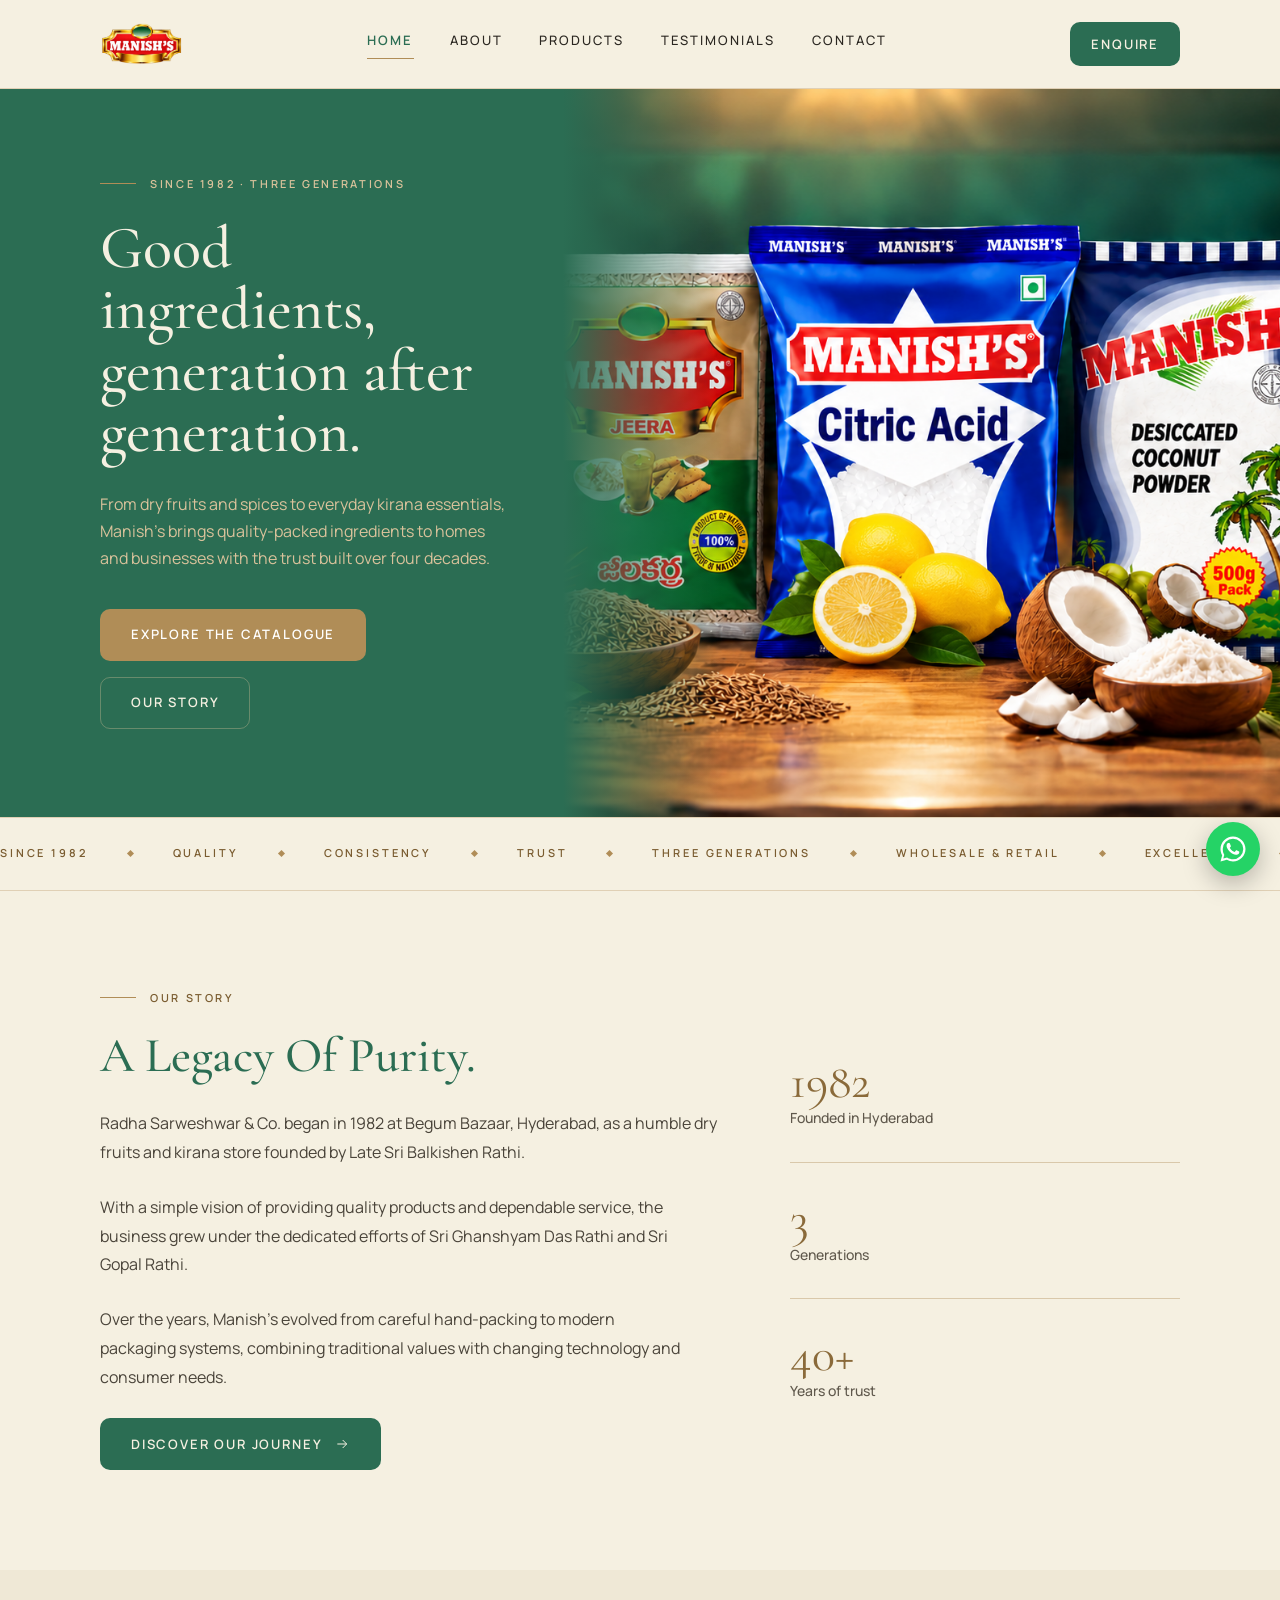
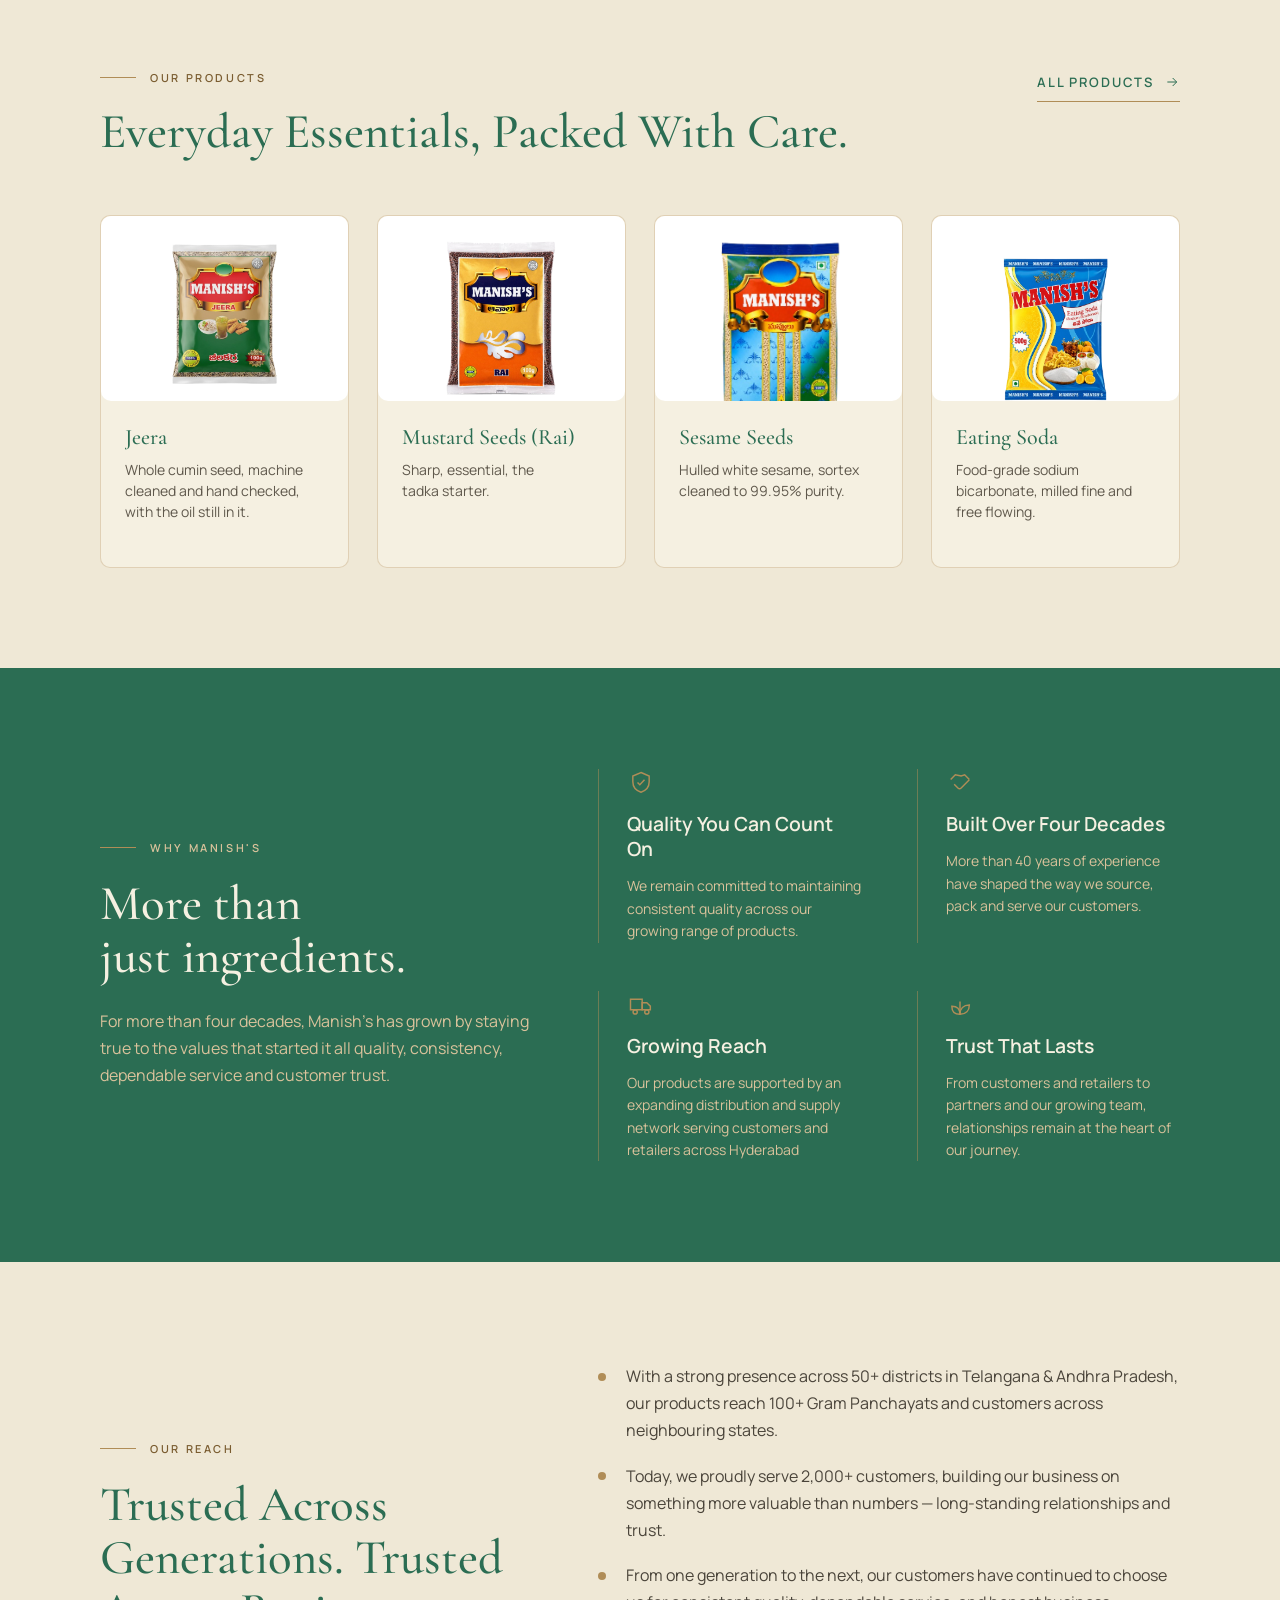
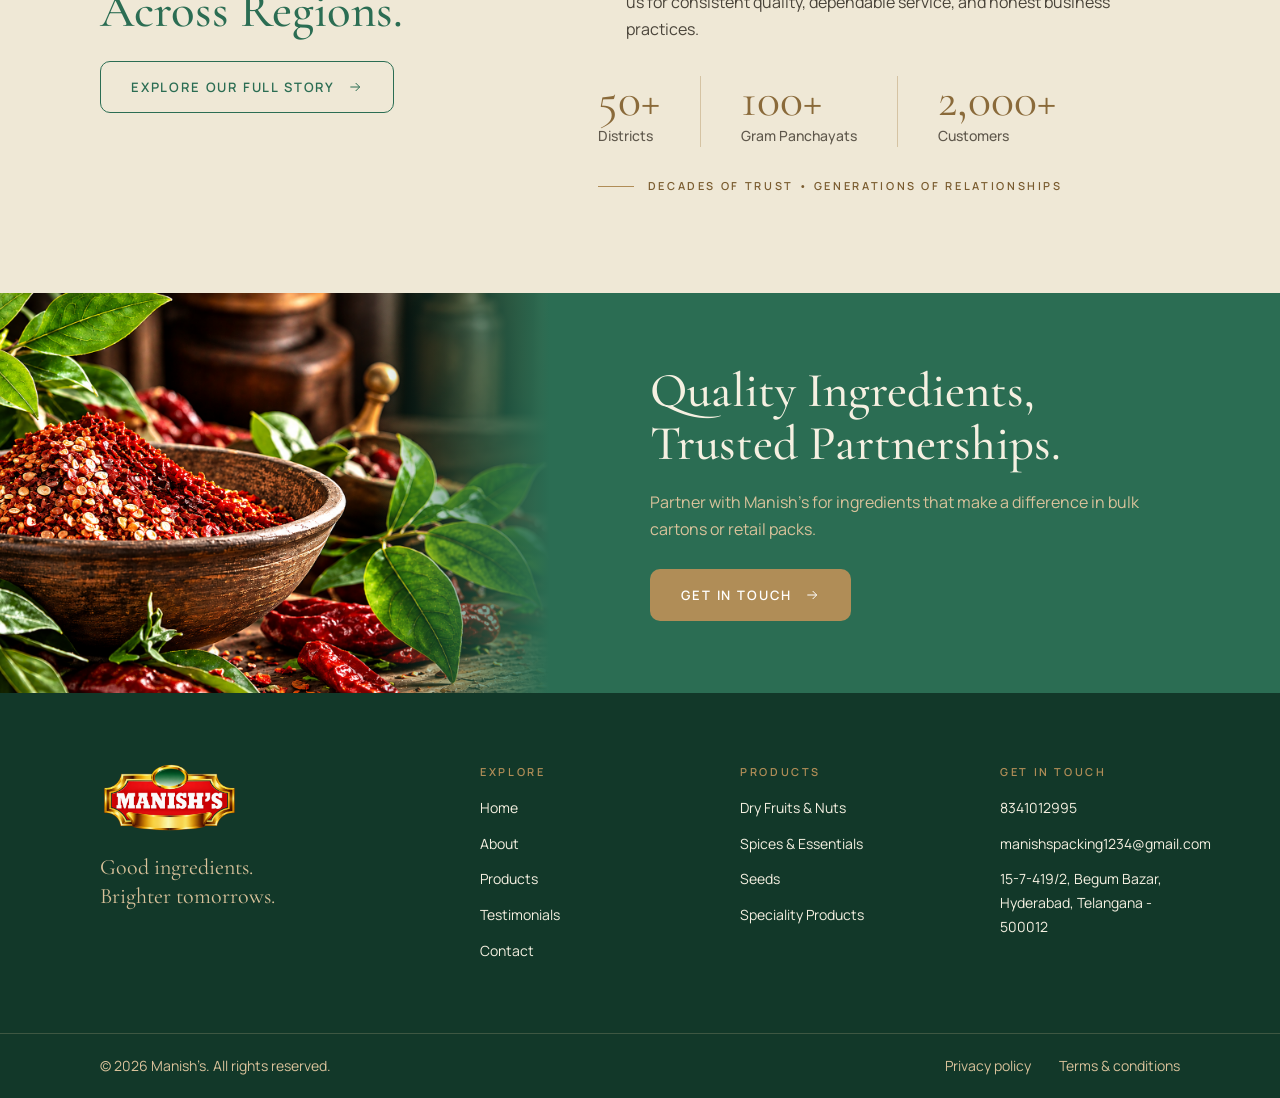
<file: index.html>
<!doctype html>
<html lang="en">
<head>
<meta charset="utf-8">
<meta name="viewport" content="width=device-width, initial-scale=1">
<title>Manish's - good ingredients, generation after generation</title>
<meta name="description" content="Dried fruits, nuts, seeds, spices and pantry essentials from Manish's — sourced at origin, graded by hand, trading since 1993.">
<meta property="og:title" content="Manish's — good ingredients, generation after generation">
<meta property="og:description" content="Dried fruits, nuts, seeds, spices and pantry essentials from Manish's — sourced at origin, graded by hand, trading since 1993.">
<meta property="og:type" content="website">
<meta name="theme-color" content="#1e5841">
<link rel="icon" href="assets/img/Logo.png">
<link rel="preconnect" href="https://fonts.googleapis.com">
<link rel="preconnect" href="https://fonts.gstatic.com" crossorigin>
<link href="https://fonts.googleapis.com/css2?family=Cormorant+Garamond:wght@400;500;600&family=Manrope:wght@400;500;600;700&display=swap" rel="stylesheet">
<link rel="stylesheet" href="assets/css/style.css">
</head>
<body>
<a class="skip-link" href="#main">Skip to content</a>
<header class="site-header">
  <div class="container site-header__inner">
    <a class="brand" href="index.html" aria-label="Manish's — home">
      <img src="assets/img/Logo.png" alt="Manish's" width="140" height="107">
    </a>
    <nav class="nav" aria-label="Primary"><a class="nav__link" href="index.html" aria-current="page">Home</a><a class="nav__link" href="about.html">About</a><a class="nav__link" href="products.html">Products</a><a class="nav__link" href="testimonials.html">Testimonials</a><a class="nav__link" href="contact.html">Contact</a></nav>
    <div class="header__actions">
      <a class="btn btn--primary btn--sm" href="contact.html">Enquire</a>
      <button class="nav-toggle" type="button" aria-label="Open menu" aria-expanded="false" aria-controls="drawer">
        <svg width="22" height="22" viewBox="0 0 24 24" fill="none" stroke="currentColor" stroke-width="1.6" aria-hidden="true"><path d="M4 7h16M4 12h16M4 17h16"/></svg>
      </button>
    </div>
  </div>
</header>

<div class="drawer" id="drawer" aria-hidden="true" aria-label="Menu">
  <div class="drawer__top">
    <img src="assets/img/logo-crest.png" alt="Manish's" style="height:38px;width:auto">
    <button class="drawer__close" type="button" data-drawer-close aria-label="Close menu">
      <svg width="22" height="22" viewBox="0 0 24 24" fill="none" stroke="currentColor" stroke-width="1.6" aria-hidden="true"><path d="M6 6l12 12M18 6L6 18"/></svg>
    </button>
  </div>
  <div class="drawer__body">
    <nav class="drawer__list" aria-label="Mobile"><a class="drawer__link" href="index.html" aria-current="page">Home</a><a class="drawer__link" href="about.html">About</a><a class="drawer__link" href="products.html">Products</a><a class="drawer__link" href="testimonials.html">Testimonials</a><a class="drawer__link" href="contact.html">Contact</a></nav>
    <div class="drawer__meta">
      <a data-site-link="phone" href="contact.html"><span data-site="phone"></span></a>
      <a data-site-link="email" href="contact.html"><span data-site="email"></span></a>
    </div>
  </div>
</div>
<main id="main">

<section class="hero">
  <div class="hero__text">
    <p class="eyebrow eyebrow--light">Since 1982 &middot; Three generations</p>
    <h1>Good ingredients,<br>generation after<br>generation.</h1>
    <p class="hero__lede">From dry fruits and spices to everyday kirana essentials, Manish’s brings quality-packed ingredients to homes and businesses with the trust built over four decades.</p>
    <div class="hero__actions">
      <a class="btn btn--gold" href="products.html">Explore the catalogue</a>
      <a class="btn btn--ghost-light" href="about.html">Our story</a>
    </div>
  </div>
  <div class="hero__media">
    <img src="assets/img/hero-packs.png" alt="The Manish's range of packaged ingredients" width="1400" height="723" fetchpriority="high">
  </div>
</section>

<div class="marquee" aria-hidden="true"><div class="marquee__track"><div class="marquee__group"><span class="marquee__item">SINCE 1982</span><span class="marquee__item">QUALITY</span><span class="marquee__item">CONSISTENCY</span><span class="marquee__item">TRUST</span><span class="marquee__item">THREE GENERATIONS</span><span class="marquee__item">WHOLESALE & RETAIL</span><span class="marquee__item">EXCELLENCE</span></div><div class="marquee__group"><span class="marquee__item">SINCE 1982</span><span class="marquee__item">QUALITY</span><span class="marquee__item">CONSISTENCY</span><span class="marquee__item">TRUST</span><span class="marquee__item">THREE GENERATIONS</span><span class="marquee__item">WHOLESALE & RETAIL</span><span class="marquee__item">EXCELLENCE</span></div></div></div>

<section class="section">
  <div class="container split split--reverse reveal" style="--split:1.6fr 1fr">
    <div class="stack" style="--gap:1.625rem">
      <p class="eyebrow">Our story</p>
      <h2>A Legacy Of Purity.</h2>
      <p style="color:var(--ink-soft);line-height:1.8">Radha Sarweshwar & Co. began in 1982 at Begum Bazaar, Hyderabad, as a humble dry fruits and kirana store founded by Late Sri Balkishen Rathi. </p>

<p style="color:var(--ink-soft);line-height:1.8">With a simple vision of providing quality products and dependable service, the business grew under the dedicated efforts of Sri Ghanshyam Das Rathi and Sri Gopal Rathi. </p>

<p style="color:var(--ink-soft);line-height:1.8">Over the years, Manish’s evolved from careful hand-packing to modern packaging systems, combining traditional values with changing technology and consumer needs.</p>
      <a class="btn btn--primary" href="about.html" style="align-self:flex-start">Discover Our Journey <svg width="16" height="16" viewBox="0 0 24 24" fill="none" stroke="currentColor" stroke-width="1.5" aria-hidden="true"><path d="M5 12h14M13 6l6 6-6 6"/></svg></a>
    </div>
    <div class="home-story-stats">
      <div class="stats" style="flex-direction:column;gap:2rem">
        <div class="stat"><span class="stat__num">1982</span><span class="stat__label">Founded in Hyderabad</span></div>
        <hr class="hr-gold">
        <div class="stat"><span class="stat__num">3</span><span class="stat__label">Generations</span></div>
         <hr class="hr-gold">
        <div class="stat"><span class="stat__num">40+</span><span class="stat__label">Years of trust</span></div>
      </div>
    </div>
  </div>
</section>

<section class="section section--deep">
  <div class="container stack" style="--gap:3.5rem">
    <div class="section-head section-head--row reveal">
      <div class="stack" style="--gap:1.375rem">
        <p class="eyebrow">Our products</p>
        <h2>Everyday Essentials, Packed With Care.</h2>
      </div>
      <a class="link-arrow" href="products.html">All products <svg width="16" height="16" viewBox="0 0 24 24" fill="none" stroke="currentColor" stroke-width="1.5" aria-hidden="true"><path d="M5 12h14M13 6l6 6-6 6"/></svg></a>
    </div>
    <div class="grid grid--4 grid--cat2 reveal">
      <a class="cat-card" href="product.html?p=jeera" data-gated data-gate-label="from opening Jeera">
        <div class="cat-card__media"><img class="is-cutout" src="assets/img/Front_Jeera_2-removebg-preview.png" alt="Manish's jeera pack" loading="lazy"></div>
        <div class="cat-card__body"><h4>Jeera</h4><p>Whole cumin seed, machine cleaned and hand checked, with the oil still in it.</p></div>
      </a>
      <a class="cat-card" href="product.html?p=mustard-seeds" data-gated data-gate-label="from opening Mustard Seeds (Rai)">
        <div class="cat-card__media"><img class="is-cutout" src="assets/img/Front_Rai-removebg-preview.png" alt="Manish's mustard seeds (rai) pack" loading="lazy"></div>
        <div class="cat-card__body"><h4>Mustard Seeds (Rai)</h4><p>Sharp, essential, the tadka starter.</p></div>
      </a>
      <a class="cat-card" href="product.html?p=sesame-seeds" data-gated data-gate-label="from opening Sesame Seeds">
        <div class="cat-card__media"><img class="is-cutout" src="assets/img/Front_Sesame-removebg-preview.png" alt="Manish's sesame seeds pack" loading="lazy"></div>
        <div class="cat-card__body"><h4>Sesame Seeds</h4><p>Hulled white sesame, sortex cleaned to 99.95% purity.</p></div>
      </a>
      <a class="cat-card" href="product.html?p=eating-soda" data-gated data-gate-label="from opening Eating Soda">
        <div class="cat-card__media"><img class="is-cutout" src="assets/img/Front_Eating_soda-removebg-preview.png" alt="Manish's eating soda pack" loading="lazy"></div>
        <div class="cat-card__body"><h4>Eating Soda</h4><p>Food-grade sodium bicarbonate, milled fine and free flowing.</p></div>
      </a>
    </div>
  </div>
</section>

<section class="section section--emerald">
  <div class="container split reveal" style="--split:0.85fr 1.15fr">
    <div class="stack" style="--gap:1.5rem">
      <p class="eyebrow">Why Manish's</p>
      <h2>More than just ingredients.</h2>
      <p>For more than four decades, Manish’s has grown by staying true to the values that started it all quality, consistency, dependable service and customer trust.</p>
    </div>
    <div class="feature-grid">
      <div class="feature">
        <svg width="28" height="28" viewBox="0 0 24 24" fill="none" stroke="currentColor" stroke-width="1.25" aria-hidden="true"><path d="M12 3l7 3v5c0 4.2-2.9 7.6-7 8.9C7.9 18.6 5 15.2 5 11V6l7-3z"/><path d="M9 11.5l2 2 4-4.2"/></svg>
        <h5>Quality You Can Count On</h5>
        <p>We remain committed to maintaining consistent quality across our growing range of products.</p>
      </div>
      <div class="feature">
        <svg width="28" height="28" viewBox="0 0 24 24" fill="none" stroke="currentColor" stroke-width="1.25" aria-hidden="true"><path d="M7 13l3.2 3.2a2 2 0 002.8 0L20 9.3"/><path d="M4 9l4-4 5 1 3-1 4 4"/></svg>
        <h5>Built Over Four Decades</h5>
        <p>More than 40 years of experience have shaped the way we source, pack and serve our customers.</p>
      </div>
      <div class="feature">
        <svg width="28" height="28" viewBox="0 0 24 24" fill="none" stroke="currentColor" stroke-width="1.25" aria-hidden="true"><path d="M3 7h10v9H3z"/><path d="M13 10h4l3 3v3h-7z"/><circle cx="7" cy="18" r="1.8"/><circle cx="17" cy="18" r="1.8"/></svg>
        <h5>Growing Reach</h5>
        <p>Our products are supported by an expanding distribution and supply network serving customers and retailers across Hyderabad</p>
      </div>
      <div class="feature">
        <svg width="28" height="28" viewBox="0 0 24 24" fill="none" stroke="currentColor" stroke-width="1.25" aria-hidden="true"><path d="M12 20c0-5 3-8 8-8 0 5-3 8-8 8z"/><path d="M12 20c0-4.4-2.6-7-7-7 0 4.4 2.6 7 7 7z"/><path d="M12 20V9"/></svg>
        <h5>Trust That Lasts</h5>
        <p>From customers and retailers to partners and our growing team, relationships remain at the heart of our journey.</p>
      </div>
    </div>
  </div>
</section>

<section class="section section--deep">
  <div class="container split reveal" style="--split:0.85fr 1.15fr">
    <div class="stack" style="--gap:1.5rem">
      <p class="eyebrow">Our reach</p>
      <h2>Trusted Across Generations. Trusted Across Regions.</h2>
      <a class="btn btn--ghost" href="about.html" style="align-self:flex-start">Explore our full story <svg width="16" height="16" viewBox="0 0 24 24" fill="none" stroke="currentColor" stroke-width="1.5" aria-hidden="true"><path d="M5 12h14M13 6l6 6-6 6"/></svg></a>
    </div>
    <div class="stack" style="--gap:2rem">
      <ul class="points">
        <li>With a strong presence across 50+ districts in Telangana &amp; Andhra Pradesh, our products reach 100+ Gram Panchayats and customers across neighbouring states.</li>
        <li>Today, we proudly serve 2,000+ customers, building our business on something more valuable than numbers &mdash; long-standing relationships and trust.</li>
        <li>From one generation to the next, our customers have continued to choose us for consistent quality, dependable service, and honest business practices.</li>
      </ul>
      <div class="stats stats--divided">
        <div class="stat"><span class="stat__num">50+</span><span class="stat__label">Districts</span></div>
        <div class="stat"><span class="stat__num">100+</span><span class="stat__label">Gram Panchayats</span></div>
        <div class="stat"><span class="stat__num">2,000+</span><span class="stat__label">Customers</span></div>
      </div>
      <p class="eyebrow">Decades of Trust &bull; Generations of Relationships</p>
    </div>
  </div>
</section>

<section class="cta-band cta-band--split">
  <div class="cta-band__media"><img src="assets/img/cta-chilli.png" alt="Chilli flakes in a brass bowl" loading="lazy"></div>
  <div class="cta-band__body reveal">
    <h2>Quality Ingredients, Trusted Partnerships.</h2>
    <p>Partner with Manish's for ingredients that make a difference in bulk cartons or retail packs.</p>
    <a class="btn btn--gold" href="contact.html">Get in touch <svg width="16" height="16" viewBox="0 0 24 24" fill="none" stroke="currentColor" stroke-width="1.5" aria-hidden="true"><path d="M5 12h14M13 6l6 6-6 6"/></svg></a>
  </div>
</section>

</main>
<footer class="site-footer">
  <div class="container footer__grid">
    <div class="footer__mark">
      <img src="assets/img/Logo.png" alt="Manish's">
      <p class="footer__tagline">Good ingredients.<br>Brighter tomorrows.</p>
    </div>
    <div>
      <span class="footer__title">Explore</span>
      <ul class="footer__list">
        <li><a href="index.html">Home</a></li>
        <li><a href="about.html">About</a></li>
        <li><a href="products.html">Products</a></li>
        <li><a href="testimonials.html">Testimonials</a></li>
        <li><a href="contact.html">Contact</a></li>
      </ul>
    </div>
    <div>


      <span class="footer__title">PRODUCTS</span>
      <ul class="footer__list">
        <li><a href="products.html#dry-fruits-nuts">Dry Fruits & Nuts</a></li>
        <li><a href="products.html#speciality">Spices & Essentials</a></li>
        <li><a href="products.html#seeds">Seeds</a></li>
        <li><a href="products.html#speciality">Speciality Products</a></li>
      </ul>
    </div>
    <div>
      <span class="footer__title">Get in touch</span>
      <ul class="footer__list">
        <li><a data-site-link="phone" href="contact.html"><span data-site="phone">8341012995</span></a></li>
        <li><a data-site-link="email" href="contact.html"><span data-site="email">manishspacking1234@gmail.com</span></a></li>
        <li><span data-site="address">15-7-419/2, Begum Bazar, Hyderabad, Telangana - 500012</span></li>
      </ul>
    </div>
  </div>
  <div class="container footer__bar">
    <span>&copy; <span data-site="year">2026</span> Manish&rsquo;s. All rights reserved.</span>
    <span class="footer__legal"><a href="#">Privacy policy</a><a href="#">Terms &amp; conditions</a></span>
  </div>
</footer>

<div class="modal" id="lead-gate" role="dialog" aria-modal="true" aria-labelledby="gate-title" aria-hidden="true">
  <div class="modal__dialog">
    <button class="modal__close" type="button" data-gate-close aria-label="Close">
      <svg width="18" height="18" viewBox="0 0 24 24" fill="none" stroke="currentColor" stroke-width="1.6" aria-hidden="true"><path d="M6 6l12 12M18 6L6 18"/></svg>
    </button>

    <div class="modal__panel" data-panel="form">
      <div class="stack" style="--gap:0.875rem">
        <p class="eyebrow">One step first</p>
        <h2 id="gate-title" style="font-size:var(--fs-h3)">Who are we sending this to?</h2>
        <p style="font-size:0.9375rem;color:var(--ink-soft)">Leave your name and phone number to open grades, origins and packing &mdash; and to download the brochure. Once only; we will not pass it on.</p>
        <p data-gate-context class="modal__note"></p>
      </div>
      <form class="form" id="gate-form" novalidate>
        <div class="field">
          <label for="gate-name">Your name *</label>
          <input id="gate-name" name="name" type="text" autocomplete="name" placeholder="Full name" required>
        </div>
        <div class="field">
          <label for="gate-phone">Phone Number *</label>
          <input id="gate-phone" name="phone" type="tel" autocomplete="tel" placeholder="Include country code" required>
        </div>
        <button class="btn btn--primary btn--block" type="submit">Unlock product details</button>
        <p class="modal__note">By continuing you agree we may contact you about this enquiry. No marketing lists, no resale of your number.</p>
      </form>
    </div>

    <div class="modal__panel" data-panel="done" hidden>
      <div class="tick"><svg width="26" height="26" viewBox="0 0 24 24" fill="none" stroke="currentColor" stroke-width="1.5" aria-hidden="true"><path d="M5 12.5l4.5 4.5L19 7.5"/></svg></div>
      <div class="stack" style="--gap:0.75rem">
        <h2 style="font-size:var(--fs-h3)">Unlocked. Thank you.</h2>
        <p style="font-size:0.9375rem;color:var(--ink-soft)">The full catalogue is open on this device for the next 30 days. Someone from the counter will call if you asked for a sample.</p>
      </div>
      <div class="stack" style="--gap:0.75rem">
        <a class="btn btn--primary btn--block" data-gate-continue href="products.html">Continue <svg width="16" height="16" viewBox="0 0 24 24" fill="none" stroke="currentColor" stroke-width="1.5" aria-hidden="true"><path d="M5 12h14M13 6l6 6-6 6"/></svg></a>
        <a class="btn btn--ghost btn--block" href="https://drive.google.com/file/d/1Wv7-KLchMu80b-bb1kwEi6FxfUnyIcOr/view" target="_blank" rel="noopener" data-brochure><svg width="17" height="17" viewBox="0 0 24 24" fill="none" stroke="currentColor" stroke-width="1.5" aria-hidden="true"><path d="M12 3v12M7.5 11l4.5 4.5 4.5-4.5M4 20h16"/></svg>Download the brochure</a>
      </div>
    </div>
  </div>
</div>

<script src="assets/js/data.js"></script>
<script src="assets/js/main.js"></script>
</body>
</html>
</file>
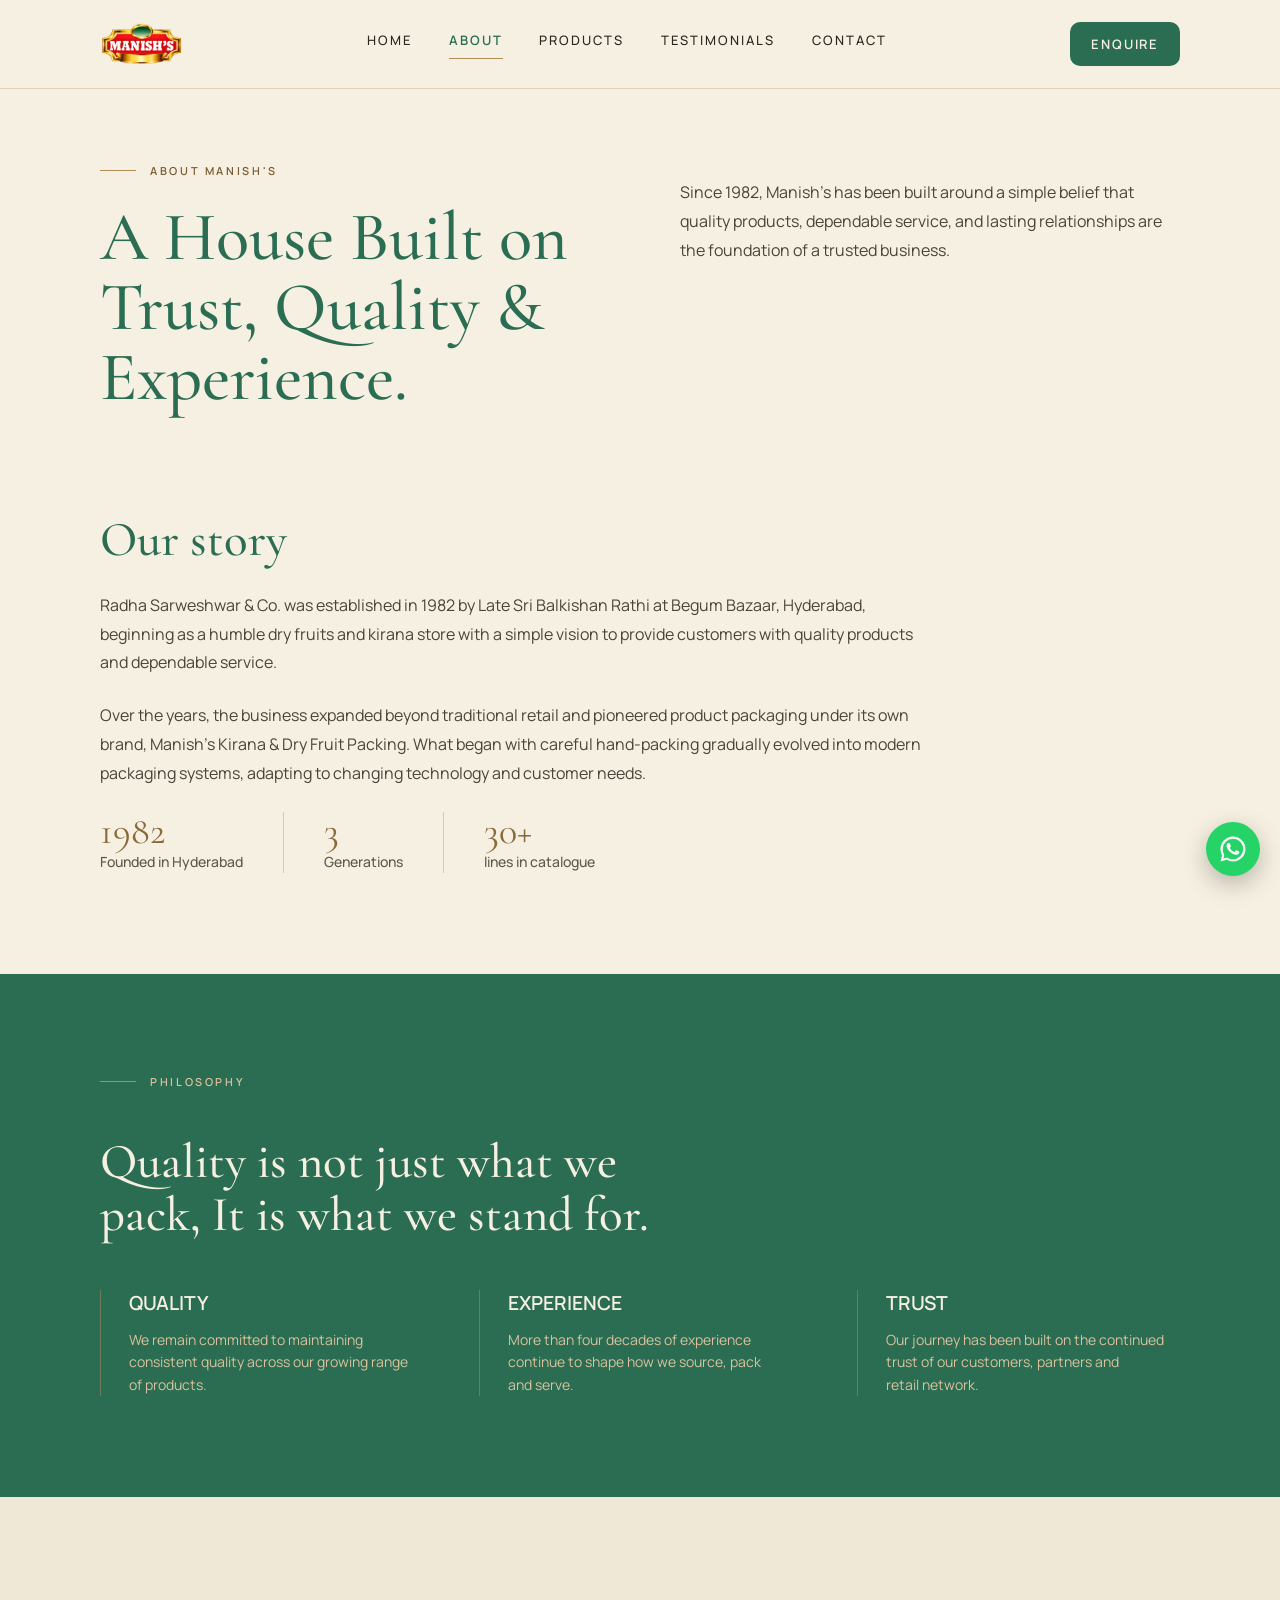
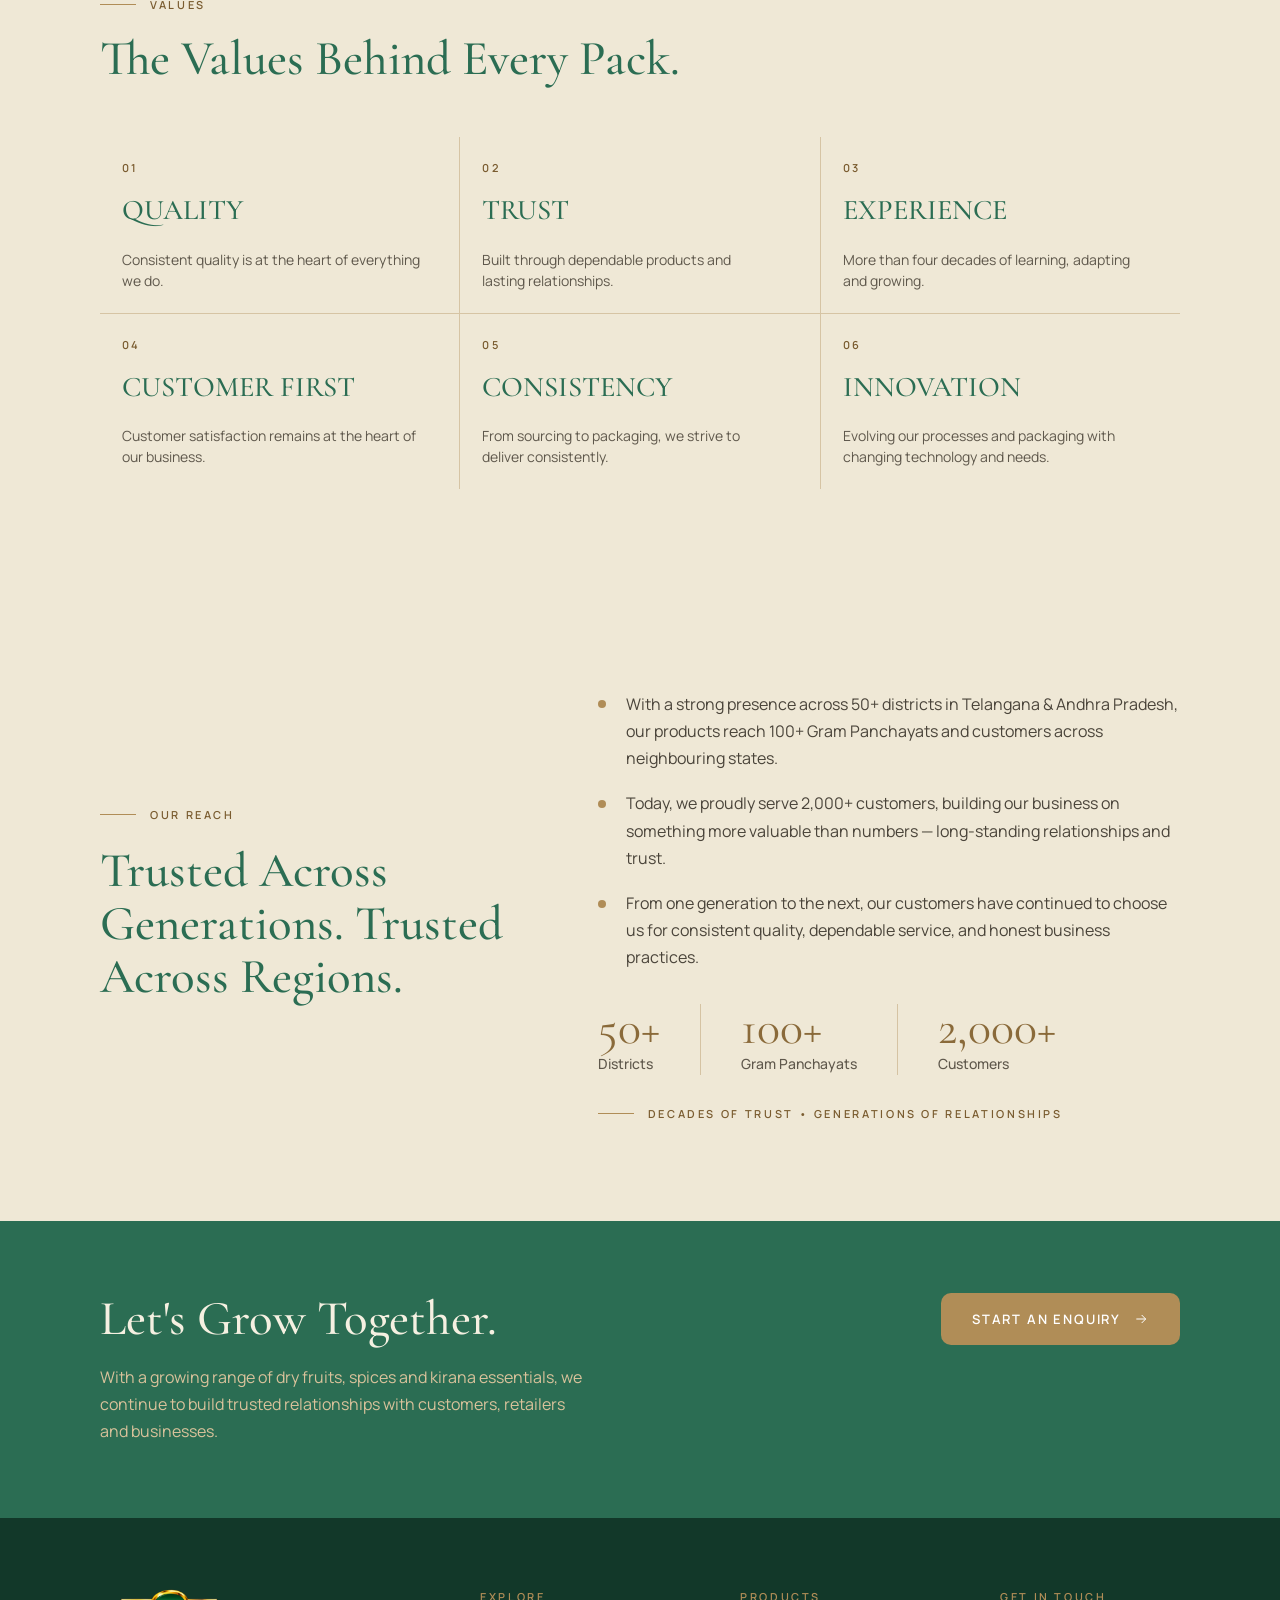
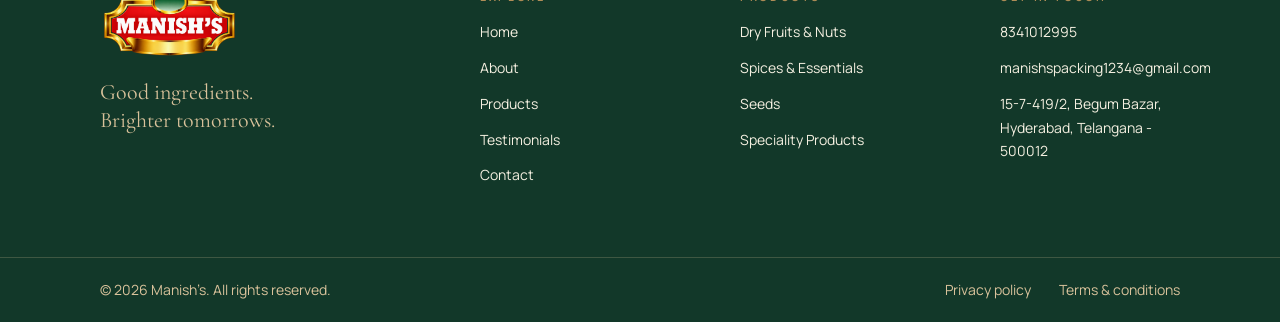
<file: about.html>
<!doctype html>
<html lang="en">
<head>
<meta charset="utf-8">
<meta name="viewport" content="width=device-width, initial-scale=1">
<title>About - Manish's</title>
<meta name="description" content="One shop in 1993, three generations on: how Manish's buys, grades and labels the ingredients it sells.">
<meta property="og:title" content="About — Manish's">
<meta property="og:description" content="One shop in 1993, three generations on: how Manish's buys, grades and labels the ingredients it sells.">
<meta property="og:type" content="website">
<meta name="theme-color" content="#1e5841">
<link rel="icon" href="assets/img/Logo.png">
<link rel="preconnect" href="https://fonts.googleapis.com">
<link rel="preconnect" href="https://fonts.gstatic.com" crossorigin>
<link href="https://fonts.googleapis.com/css2?family=Cormorant+Garamond:wght@400;500;600&family=Manrope:wght@400;500;600;700&display=swap" rel="stylesheet">
<link rel="stylesheet" href="assets/css/style.css">
</head>
<body>
<a class="skip-link" href="#main">Skip to content</a>
<header class="site-header">
  <div class="container site-header__inner">
    <a class="brand" href="index.html" aria-label="Manish's — home">
      <img src="assets/img/Logo.png" alt="Manish's" width="140" height="107">
    </a>
    <nav class="nav" aria-label="Primary"><a class="nav__link" href="index.html">Home</a><a class="nav__link" href="about.html" aria-current="page">About</a><a class="nav__link" href="products.html">Products</a><a class="nav__link" href="testimonials.html">Testimonials</a><a class="nav__link" href="contact.html">Contact</a></nav>
    <div class="header__actions">
      <a class="btn btn--primary btn--sm" href="contact.html">Enquire</a>
      <button class="nav-toggle" type="button" aria-label="Open menu" aria-expanded="false" aria-controls="drawer">
        <svg width="22" height="22" viewBox="0 0 24 24" fill="none" stroke="currentColor" stroke-width="1.6" aria-hidden="true"><path d="M4 7h16M4 12h16M4 17h16"/></svg>
      </button>
    </div>
  </div>
</header>

<div class="drawer" id="drawer" aria-hidden="true" aria-label="Menu">
  <div class="drawer__top">
    <img src="assets/img/logo-crest.png" alt="Manish's" style="height:38px;width:auto">
    <button class="drawer__close" type="button" data-drawer-close aria-label="Close menu">
      <svg width="22" height="22" viewBox="0 0 24 24" fill="none" stroke="currentColor" stroke-width="1.6" aria-hidden="true"><path d="M6 6l12 12M18 6L6 18"/></svg>
    </button>
  </div>
  <div class="drawer__body">
    <nav class="drawer__list" aria-label="Mobile"><a class="drawer__link" href="index.html">Home</a><a class="drawer__link" href="about.html" aria-current="page">About</a><a class="drawer__link" href="products.html">Products</a><a class="drawer__link" href="testimonials.html">Testimonials</a><a class="drawer__link" href="contact.html">Contact</a></nav>
    <div class="drawer__meta">
      <a data-site-link="phone" href="contact.html"><span data-site="phone"></span></a>
      <a data-site-link="email" href="contact.html"><span data-site="email"></span></a>
    </div>
  </div>
</div>
<main id="main">

<section class="page-head">
  <div class="container page-head__inner">
    <div class="stack" style="--gap:1.625rem">
      <p class="eyebrow">About Manish's</p>
      <h1>A House Built on
        <br>Trust, Quality & Experience.</h1>
    </div>
    <p class="page-head__lede">Since 1982, Manish’s has been built around a simple belief that quality products, dependable service, and lasting relationships are the foundation of a trusted business.</p>
  </div>
</section>

<section class="section">
  <div class="container reveal">
    <div class="stack" style="--gap:1.5rem;max-width:52rem">
      <h2>Our story</h2>
      <p style="color:var(--ink-soft);line-height:1.8">Radha Sarweshwar & Co. was established in 1982 by Late Sri Balkishan Rathi at Begum Bazaar, Hyderabad, beginning as a humble dry fruits and kirana store with a simple vision to provide customers with quality products and dependable service.</p>
      <p style="color:var(--ink-soft);line-height:1.8">Over the years, the business expanded beyond traditional retail and pioneered product packaging under its own brand, Manish’s Kirana & Dry Fruit Packing. What began with careful hand-packing gradually evolved into modern packaging systems, adapting to changing technology and customer needs.</p>
      <div class="stats stats--divided">
        <div class="stat"><span class="stat__num" style="font-size:2.375rem">1982</span><span class="stat__label">Founded in Hyderabad</span></div>
        <div class="stat"><span class="stat__num" style="font-size:2.375rem">3</span><span class="stat__label">Generations</span></div>
        <div class="stat"><span class="stat__num" style="font-size:2.375rem">30+</span><span class="stat__label">lines in catalogue</span></div>
      </div>
    </div>
  </div>
</section>

<section class="section section--emerald">
  <div class="container stack reveal" style="--gap:3rem">
    <p class="eyebrow">Philosophy</p>
    <h2 style="max-width:62.5rem">Quality is not just what we pack, It is what we stand for.</h2>
    <div class="grid grid--3" style="gap:3.5rem">
      <div class="feature"><h5>QUALITY</h5><p>We remain committed to maintaining consistent quality across our growing range of products.</p></div>
      <div class="feature"><h5>EXPERIENCE</h5><p>More than four decades of experience continue to shape how we source, pack and serve.</p></div>
      <div class="feature"><h5>TRUST</h5><p>Our journey has been built on the continued trust of our customers, partners and retail network.</p></div>
    </div>
  </div>
</section>

<section class="section section--deep">
  <div class="container stack" style="--gap:3.25rem">
    <div class="section-head section-head--row reveal">
      <div class="stack" style="--gap:1.375rem">
        <p class="eyebrow">Values</p>
        <h2>The Values Behind Every Pack.</h2>
      </div>
      <!-- <p style="max-width:23.75rem;font-size:var(--fs-small);color:var(--ink-muted)">They sit on every pack and every invoice. They are also the questions we ask before a consignment is accepted.</p> -->
    </div>
    <div class="values reveal">
      <div class="value"><span class="value__n">01</span><div class="stack" style="--gap:1.375rem"><h4>QUALITY</h4><p>Consistent quality is at the heart of everything we do.</p></div></div>
      <div class="value"><span class="value__n">02</span><div class="stack" style="--gap:1.375rem"><h4>TRUST</h4><p>Built through dependable products and lasting relationships.</p></div></div>
      <div class="value"><span class="value__n">03</span><div class="stack" style="--gap:1.375rem"><h4>EXPERIENCE</h4><p>More than four decades of learning, adapting and growing.</p></div></div>
      <div class="value"><span class="value__n">04</span><div class="stack" style="--gap:1.375rem"><h4>CUSTOMER FIRST</h4><p>Customer satisfaction remains at the heart of our business.</p></div></div>
      <div class="value"><span class="value__n">05</span><div class="stack" style="--gap:1.375rem"><h4>CONSISTENCY</h4><p>From sourcing to packaging, we strive to deliver consistently.</p></div></div>
      <div class="value"><span class="value__n">06</span><div class="stack" style="--gap:1.375rem"><h4>INNOVATION</h4><p>Evolving our processes and packaging with changing technology and needs.</p></div></div>
     </div>
  </div>
</section>

<section class="section section--deep">
  <div class="container split reveal" style="--split:0.85fr 1.15fr">
    <div class="stack" style="--gap:1.5rem">
      <p class="eyebrow">Our reach</p>
      <h2>Trusted Across Generations. Trusted Across Regions.</h2>
    </div>
    <div class="stack" style="--gap:2rem">
      <ul class="points">
        <li>With a strong presence across 50+ districts in Telangana &amp; Andhra Pradesh, our products reach 100+ Gram Panchayats and customers across neighbouring states.</li>
        <li>Today, we proudly serve 2,000+ customers, building our business on something more valuable than numbers &mdash; long-standing relationships and trust.</li>
        <li>From one generation to the next, our customers have continued to choose us for consistent quality, dependable service, and honest business practices.</li>
      </ul>
      <div class="stats stats--divided">
        <div class="stat"><span class="stat__num">50+</span><span class="stat__label">Districts</span></div>
        <div class="stat"><span class="stat__num">100+</span><span class="stat__label">Gram Panchayats</span></div>
        <div class="stat"><span class="stat__num">2,000+</span><span class="stat__label">Customers</span></div>
      </div>
      <p class="eyebrow">Decades of Trust &bull; Generations of Relationships</p>
    </div>
  </div>
</section>

<section class="cta-band cta-band--row">
  <div class="container cta-band__body reveal">
    <div class="stack" style="--gap:1.125rem">
      <h2>Let's Grow Together.</h2>
      <p>With a growing range of dry fruits, spices and kirana essentials, we continue to build trusted relationships with customers, retailers and businesses.</p>
    </div>
    <a class="btn btn--gold" href="contact.html">Start an enquiry <svg width="16" height="16" viewBox="0 0 24 24" fill="none" stroke="currentColor" stroke-width="1.5" aria-hidden="true"><path d="M5 12h14M13 6l6 6-6 6"/></svg></a>
  </div>
</section>

</main>
<footer class="site-footer">
  <div class="container footer__grid">
    <div class="footer__mark">
      <img src="assets/img/Logo.png" alt="Manish's">
      <p class="footer__tagline">Good ingredients.<br>Brighter tomorrows.</p>
    </div>
    <div>
      <span class="footer__title">Explore</span>
      <ul class="footer__list">
        <li><a href="index.html">Home</a></li>
        <li><a href="about.html">About</a></li>
        <li><a href="products.html">Products</a></li>
        <li><a href="testimonials.html">Testimonials</a></li>
        <li><a href="contact.html">Contact</a></li>
      </ul>
    </div>
    <div>
      <span class="footer__title">PRODUCTS</span>
      <ul class="footer__list">
        <li><a href="products.html#dry-fruits-nuts">Dry Fruits & Nuts</a></li>
        <li><a href="products.html#speciality">Spices & Essentials</a></li>
        <li><a href="products.html#seeds">Seeds</a></li>
        <li><a href="products.html#speciality">Speciality Products</a></li>
      </ul>
    </div>
    <div>
      <span class="footer__title">Get in touch</span>
      <ul class="footer__list">
        <li><a data-site-link="phone" href="contact.html"><span data-site="phone">8341012995</span></a></li>
        <li><a data-site-link="email" href="contact.html"><span data-site="email">manishspacking1234@gmail.com</span></a></li>
        <li><span data-site="address">15-7-419/2, Begum Bazar, Hyderabad, Telangana - 500012</span></li>
      </ul>
    </div>
  </div>
  <div class="container footer__bar">
    <span>&copy; <span data-site="year">2026</span> Manish&rsquo;s. All rights reserved.</span>
    <span class="footer__legal"><a href="#">Privacy policy</a><a href="#">Terms &amp; conditions</a></span>
  </div>
</footer>

<div class="modal" id="lead-gate" role="dialog" aria-modal="true" aria-labelledby="gate-title" aria-hidden="true">
  <div class="modal__dialog">
    <button class="modal__close" type="button" data-gate-close aria-label="Close">
      <svg width="18" height="18" viewBox="0 0 24 24" fill="none" stroke="currentColor" stroke-width="1.6" aria-hidden="true"><path d="M6 6l12 12M18 6L6 18"/></svg>
    </button>

    <div class="modal__panel" data-panel="form">
      <div class="stack" style="--gap:0.875rem">
        <p class="eyebrow">One step first</p>
        <h2 id="gate-title" style="font-size:var(--fs-h3)">Who are we sending this to?</h2>
        <p style="font-size:0.9375rem;color:var(--ink-soft)">Leave your name and phone number to open grades, origins and packing &mdash; and to download the brochure. Once only; we will not pass it on.</p>
        <p data-gate-context class="modal__note"></p>
      </div>
      <form class="form" id="gate-form" novalidate>
        <div class="field">
          <label for="gate-name">Your name *</label>
          <input id="gate-name" name="name" type="text" autocomplete="name" placeholder="Full name" required>
        </div>
        <div class="field">
          <label for="gate-phone">Phone number *</label>
          <input id="gate-phone" name="phone" type="tel" autocomplete="tel" placeholder="Include country code" required>
        </div>
        <button class="btn btn--primary btn--block" type="submit">Unlock product details</button>
        <p class="modal__note">By continuing you agree we may contact you about this enquiry. No marketing lists, no resale of your number.</p>
      </form>
    </div>

    <div class="modal__panel" data-panel="done" hidden>
      <div class="tick"><svg width="26" height="26" viewBox="0 0 24 24" fill="none" stroke="currentColor" stroke-width="1.5" aria-hidden="true"><path d="M5 12.5l4.5 4.5L19 7.5"/></svg></div>
      <div class="stack" style="--gap:0.75rem">
        <h2 style="font-size:var(--fs-h3)">Unlocked. Thank you.</h2>
        <p style="font-size:0.9375rem;color:var(--ink-soft)">The full catalogue is open on this device for the next 30 days. Someone from the counter will call if you asked for a sample.</p>
      </div>
      <div class="stack" style="--gap:0.75rem">
        <a class="btn btn--primary btn--block" data-gate-continue href="products.html">Continue <svg width="16" height="16" viewBox="0 0 24 24" fill="none" stroke="currentColor" stroke-width="1.5" aria-hidden="true"><path d="M5 12h14M13 6l6 6-6 6"/></svg></a>
        <a class="btn btn--ghost btn--block" href="https://drive.google.com/file/d/1Wv7-KLchMu80b-bb1kwEi6FxfUnyIcOr/view" target="_blank" rel="noopener" data-brochure><svg width="17" height="17" viewBox="0 0 24 24" fill="none" stroke="currentColor" stroke-width="1.5" aria-hidden="true"><path d="M12 3v12M7.5 11l4.5 4.5 4.5-4.5M4 20h16"/></svg>Download the brochure</a>
      </div>
    </div>
  </div>
</div>

<script src="assets/js/data.js"></script>
<script src="assets/js/main.js"></script>
</body>
</html>
</file>
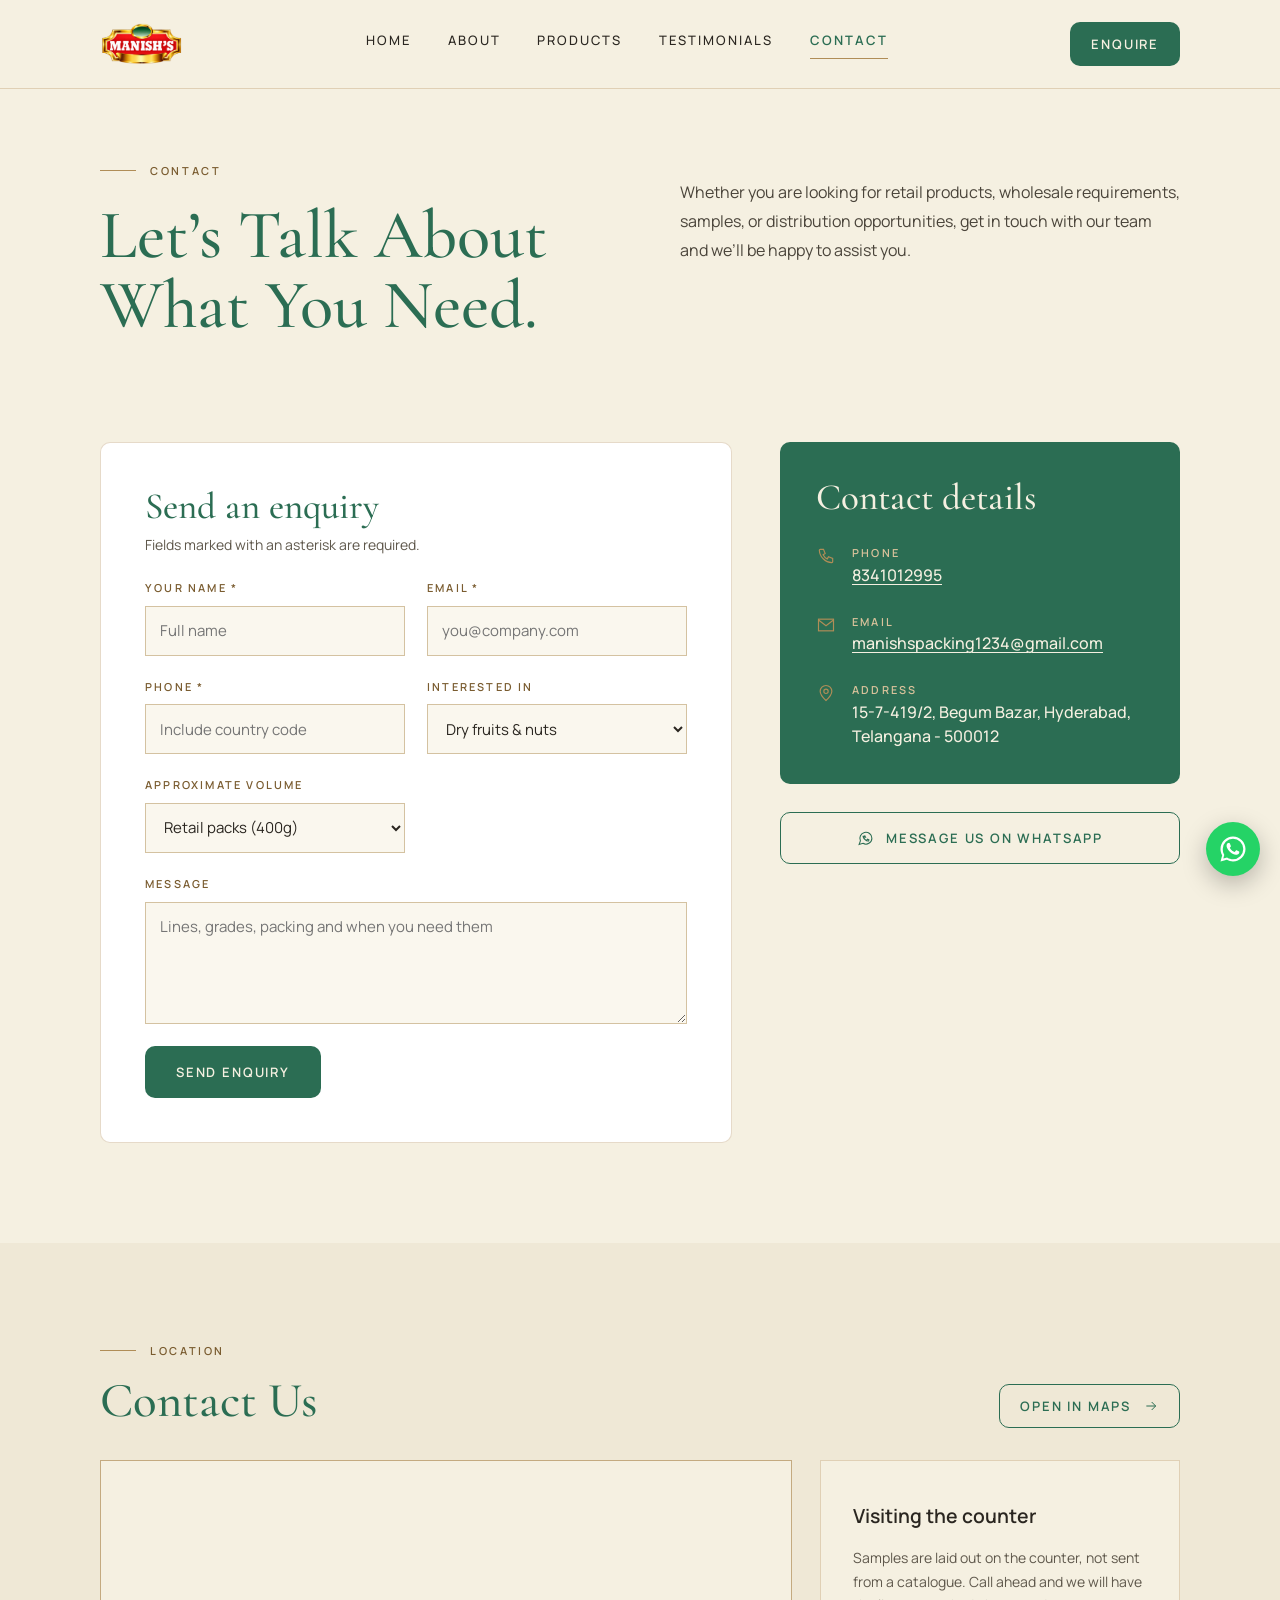
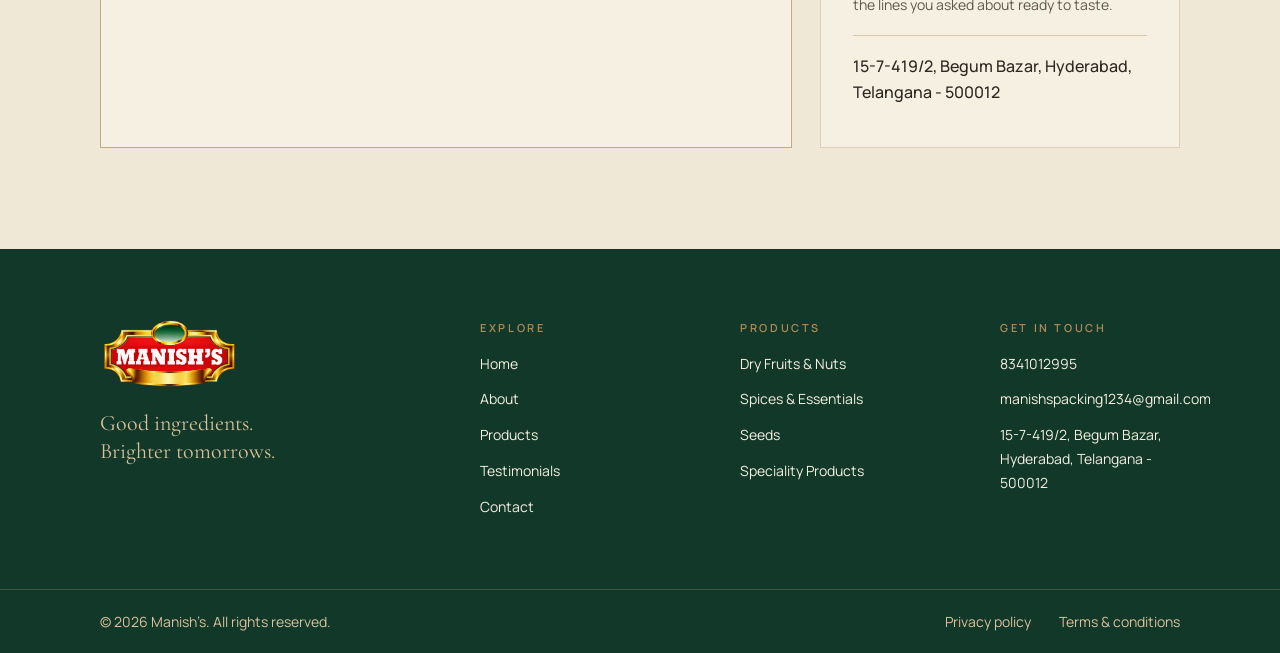
<file: contact.html>
<!doctype html>
<html lang="en">
<head>
<meta charset="utf-8">
<meta name="viewport" content="width=device-width, initial-scale=1">
<title>Contact — Manish's</title>
<meta name="description" content="Bulk enquiries, retail stocking, samples and price lists — get in touch with Manish's.">
<meta property="og:title" content="Contact — Manish's">
<meta property="og:description" content="Bulk enquiries, retail stocking, samples and price lists — get in touch with Manish's.">
<meta property="og:type" content="website">
<meta name="theme-color" content="#1e5841">
<link rel="icon" href="assets/img/Logo.png">
<link rel="preconnect" href="https://fonts.googleapis.com">
<link rel="preconnect" href="https://fonts.gstatic.com" crossorigin>
<link href="https://fonts.googleapis.com/css2?family=Cormorant+Garamond:wght@400;500;600&family=Manrope:wght@400;500;600;700&display=swap" rel="stylesheet">
<link rel="stylesheet" href="assets/css/style.css">
</head>
<body>
<a class="skip-link" href="#main">Skip to content</a>
<header class="site-header">
  <div class="container site-header__inner">
    <a class="brand" href="index.html" aria-label="Manish's — home">
      <img src="assets/img/Logo.png" alt="Manish's" width="140" height="107">
    </a>
    <nav class="nav" aria-label="Primary"><a class="nav__link" href="index.html">Home</a><a class="nav__link" href="about.html">About</a><a class="nav__link" href="products.html">Products</a><a class="nav__link" href="testimonials.html">Testimonials</a><a class="nav__link" href="contact.html" aria-current="page">Contact</a></nav>
    <div class="header__actions">
      <a class="btn btn--primary btn--sm" href="contact.html">Enquire</a>
      <button class="nav-toggle" type="button" aria-label="Open menu" aria-expanded="false" aria-controls="drawer">
        <svg width="22" height="22" viewBox="0 0 24 24" fill="none" stroke="currentColor" stroke-width="1.6" aria-hidden="true"><path d="M4 7h16M4 12h16M4 17h16"/></svg>
      </button>
    </div>
  </div>
</header>

<div class="drawer" id="drawer" aria-hidden="true" aria-label="Menu">
  <div class="drawer__top">
    <img src="assets/img/logo-crest.png" alt="Manish's" style="height:38px;width:auto">
    <button class="drawer__close" type="button" data-drawer-close aria-label="Close menu">
      <svg width="22" height="22" viewBox="0 0 24 24" fill="none" stroke="currentColor" stroke-width="1.6" aria-hidden="true"><path d="M6 6l12 12M18 6L6 18"/></svg>
    </button>
  </div>
  <div class="drawer__body">
    <nav class="drawer__list" aria-label="Mobile"><a class="drawer__link" href="index.html">Home</a><a class="drawer__link" href="about.html">About</a><a class="drawer__link" href="products.html">Products</a><a class="drawer__link" href="testimonials.html">Testimonials</a><a class="drawer__link" href="contact.html" aria-current="page">Contact</a></nav>
    <div class="drawer__meta">
      <a data-site-link="phone" href="contact.html"><span data-site="phone"></span></a>
      <a data-site-link="email" href="contact.html"><span data-site="email"></span></a>
    </div>
  </div>
</div>
<main id="main">

<section class="page-head">
  <div class="container page-head__inner">
    <div class="stack" style="--gap:1.5rem">
      <p class="eyebrow">Contact</p>
      <h1>Let’s Talk About<br>What You Need.</h1>
    </div>
    <p class="page-head__lede">Whether you are looking for retail products, wholesale requirements, samples, or distribution opportunities, get in touch with our team and we’ll be happy to assist you.</p>
  </div>
</section>

<section class="section">
  <div class="container contact-grid">

    <form class="form form--card" id="enquiry-form" novalidate>
      <div class="stack" style="--gap:0.375rem">
        <h2 style="font-size:var(--fs-h3)">Send an enquiry</h2>
        <p style="font-size:var(--fs-small);color:var(--ink-muted)">Fields marked with an asterisk are required.</p>
      </div>
      <div class="form__row form__row--2">
        <div class="field"><label for="c-name">Your name *</label><input id="c-name" name="name" type="text" autocomplete="name" placeholder="Full name" required></div>
        <div class="field"><label for="c-email">Email *</label><input id="c-email" name="email" type="email" autocomplete="email" placeholder="you@company.com" required></div>
        <div class="field"><label for="c-phone">Phone *</label><input id="c-phone" name="phone" type="tel" autocomplete="tel" placeholder="Include country code" required></div>
        <div class="field"><label for="c-interest">Interested in</label>
          <select id="c-interest" name="interest">
            <option value="dry-fruits-nuts">Dry fruits &amp; nuts</option>
            <option value="seeds">Seeds</option>
            <option value="spices-essentials">Spices &amp; essentials</option>
            <option value="speciality">Speciality products</option>
            <option value="mixed">A mix &mdash; see message</option>
          </select>
        </div>
        <div class="field"><label for="c-volume">Approximate volume</label>
          <select id="c-volume" name="volume">
            <option>Retail packs (400g)</option>
            <option>Under 100 kg</option>
            <option>100 &ndash; 500 kg</option>
            <option>500 kg and above</option>
          </select>
        </div>
      </div>
      <div class="field"><label for="c-message">Message</label><textarea id="c-message" name="message" rows="4" placeholder="Lines, grades, packing and when you need them"></textarea></div>
      <div class="form__foot">
        <button class="btn btn--primary" type="submit">Send enquiry</button>
      </div>
      <p class="form-status" id="form-status" hidden></p>
    </form>

    <div class="stack" style="--gap:1.75rem">
      <div class="contact-card">
        <h2 style="font-size:var(--fs-h3)">Contact details</h2>
        <div class="contact-row">
          <svg width="20" height="20" viewBox="0 0 24 24" fill="none" stroke="currentColor" stroke-width="1.4" aria-hidden="true"><path d="M5 4h4l2 5-2.5 1.5a11 11 0 005 5L15 13l5 2v4a1 1 0 01-1 1A16 16 0 014 5a1 1 0 011-1z"/></svg>
          <span><span class="contact-row__k">Phone</span><span class="contact-row__v"><a data-site-link="phone" href="#"><span data-site="phone"></span></a></span></span>
        </div>
        <div class="contact-row">
          <svg width="20" height="20" viewBox="0 0 24 24" fill="none" stroke="currentColor" stroke-width="1.4" aria-hidden="true"><rect x="3" y="5" width="18" height="14"/><path d="M3 6l9 7 9-7"/></svg>
          <span><span class="contact-row__k">Email</span><span class="contact-row__v"><a data-site-link="email" href="#"><span data-site="email"></span></a></span></span>
        </div>
        <div class="contact-row">
          <svg width="20" height="20" viewBox="0 0 24 24" fill="none" stroke="currentColor" stroke-width="1.4" aria-hidden="true"><path d="M12 21s7-6.2 7-11a7 7 0 10-14 0c0 4.8 7 11 7 11z"/><circle cx="12" cy="10" r="2.6"/></svg>
          <span><span class="contact-row__k">Address</span><span class="contact-row__v" data-site="address"></span></span>
        </div>
      </div>

      <a class="btn btn--ghost btn--block" data-site-link="whatsapp" href="#"><svg width="17" height="17" viewBox="0 0 24 24" fill="none" stroke="currentColor" stroke-width="1.5" aria-hidden="true"><path d="M21 11.5a8.4 8.4 0 01-12.6 7.3L3 20.5l1.8-5.2A8.5 8.5 0 1121 11.5z"/><path d="M8.6 9.2c.4 2.6 2.6 4.8 5.2 5.2l1-1.4 2 .9-.4 1.6c-3.6.5-7.4-3.3-6.9-6.9l1.6-.4.9 2z"/></svg>Message us on WhatsApp</a>
    </div>

  </div>
</section>

<section class="section section--deep">
  <div class="container stack" style="--gap:2rem">
    <div class="section-head section-head--row reveal">
      <div class="stack" style="--gap:1.125rem">
        <p class="eyebrow">Location</p>
        <h2>Contact Us</h2>
      </div>
      <a class="btn btn--ghost btn--sm" data-site-link="maps" href="#">Open in maps <svg width="16" height="16" viewBox="0 0 24 24" fill="none" stroke="currentColor" stroke-width="1.5" aria-hidden="true"><path d="M5 12h14M13 6l6 6-6 6"/></svg></a>
    </div>
    <div class="map-grid reveal">
      <div class="map-slot" data-site="map-embed">
        <noscript><a data-site-link="maps" href="#">Open our location in Google Maps</a></noscript>
      </div>
      <div class="map-aside">
        <h5>Visiting the counter</h5>
        <p>Samples are laid out on the counter, not sent from a catalogue. Call ahead and we will have the lines you asked about ready to taste.</p>
        <hr class="hr-gold">
        <span style="font-weight:500;line-height:1.6" data-site="address"></span>
      </div>
    </div>
  </div>
</section>

</main>
<footer class="site-footer">
  <div class="container footer__grid">
    <div class="footer__mark">
      <img src="assets/img/Logo.png" alt="Manish's">
      <p class="footer__tagline">Good ingredients.<br>Brighter tomorrows.</p>
    </div>
    <div>
      <span class="footer__title">Explore</span>
      <ul class="footer__list">
        <li><a href="index.html">Home</a></li>
        <li><a href="about.html">About</a></li>
        <li><a href="products.html">Products</a></li>
        <li><a href="testimonials.html">Testimonials</a></li>
        <li><a href="contact.html">Contact</a></li>
      </ul>
    </div>
    <div>
      <span class="footer__title">PRODUCTS</span>
      <ul class="footer__list">
        <li><a href="products.html#dry-fruits-nuts">Dry Fruits & Nuts</a></li>
        <li><a href="products.html#speciality">Spices & Essentials</a></li>
        <li><a href="products.html#seeds">Seeds</a></li>
        <li><a href="products.html#speciality">Speciality Products</a></li>
      </ul>
    </div>
    <div>
      <span class="footer__title">Get in touch</span>
      <ul class="footer__list">
        <li><a data-site-link="phone" href="contact.html"><span data-site="phone">8341012995</span></a></li>
        <li><a data-site-link="email" href="contact.html"><span data-site="email">manishspacking1234@gmail.com</span></a></li>
        <li><span data-site="address">15-7-419/2, Begum Bazar, Hyderabad, Telangana - 500012</span></li>
      </ul>
    </div>
  </div>
  <div class="container footer__bar">
    <span>&copy; <span data-site="year">2026</span> Manish&rsquo;s. All rights reserved.</span>
    <span class="footer__legal"><a href="#">Privacy policy</a><a href="#">Terms &amp; conditions</a></span>
  </div>
</footer>

<div class="modal" id="lead-gate" role="dialog" aria-modal="true" aria-labelledby="gate-title" aria-hidden="true">
  <div class="modal__dialog">
    <button class="modal__close" type="button" data-gate-close aria-label="Close">
      <svg width="18" height="18" viewBox="0 0 24 24" fill="none" stroke="currentColor" stroke-width="1.6" aria-hidden="true"><path d="M6 6l12 12M18 6L6 18"/></svg>
    </button>

    <div class="modal__panel" data-panel="form">
      <div class="stack" style="--gap:0.875rem">
        <p class="eyebrow">One step first</p>
        <h2 id="gate-title" style="font-size:var(--fs-h3)">Who are we sending this to?</h2>
        <p style="font-size:0.9375rem;color:var(--ink-soft)">Leave your name and phone number to open grades, origins and packing &mdash; and to download the brochure. Once only; we will not pass it on.</p>
        <p data-gate-context class="modal__note"></p>
      </div>
      <form class="form" id="gate-form" novalidate>
        <div class="field">
          <label for="gate-name">Your name *</label>
          <input id="gate-name" name="name" type="text" autocomplete="name" placeholder="Full name" required>
        </div>
        <div class="field">
          <label for="gate-phone">Phone number *</label>
          <input id="gate-phone" name="phone" type="tel" autocomplete="tel" placeholder="Include country code" required>
        </div>
        <button class="btn btn--primary btn--block" type="submit">Unlock product details</button>
        <p class="modal__note">By continuing you agree we may contact you about this enquiry. No marketing lists, no resale of your number.</p>
      </form>
    </div>

    <div class="modal__panel" data-panel="done" hidden>
      <div class="tick"><svg width="26" height="26" viewBox="0 0 24 24" fill="none" stroke="currentColor" stroke-width="1.5" aria-hidden="true"><path d="M5 12.5l4.5 4.5L19 7.5"/></svg></div>
      <div class="stack" style="--gap:0.75rem">
        <h2 style="font-size:var(--fs-h3)">Unlocked. Thank you.</h2>
        <p style="font-size:0.9375rem;color:var(--ink-soft)">The full catalogue is open on this device for the next 30 days. Someone from the counter will call if you asked for a sample.</p>
      </div>
      <div class="stack" style="--gap:0.75rem">
        <a class="btn btn--primary btn--block" data-gate-continue href="products.html">Continue <svg width="16" height="16" viewBox="0 0 24 24" fill="none" stroke="currentColor" stroke-width="1.5" aria-hidden="true"><path d="M5 12h14M13 6l6 6-6 6"/></svg></a>
        <a class="btn btn--ghost btn--block" href="https://drive.google.com/file/d/1Wv7-KLchMu80b-bb1kwEi6FxfUnyIcOr/view" target="_blank" rel="noopener" data-brochure><svg width="17" height="17" viewBox="0 0 24 24" fill="none" stroke="currentColor" stroke-width="1.5" aria-hidden="true"><path d="M12 3v12M7.5 11l4.5 4.5 4.5-4.5M4 20h16"/></svg>Download the brochure</a>
      </div>
    </div>
  </div>
</div>

<script src="assets/js/data.js"></script>
<script src="assets/js/main.js"></script>
</body>
</html>
</file>
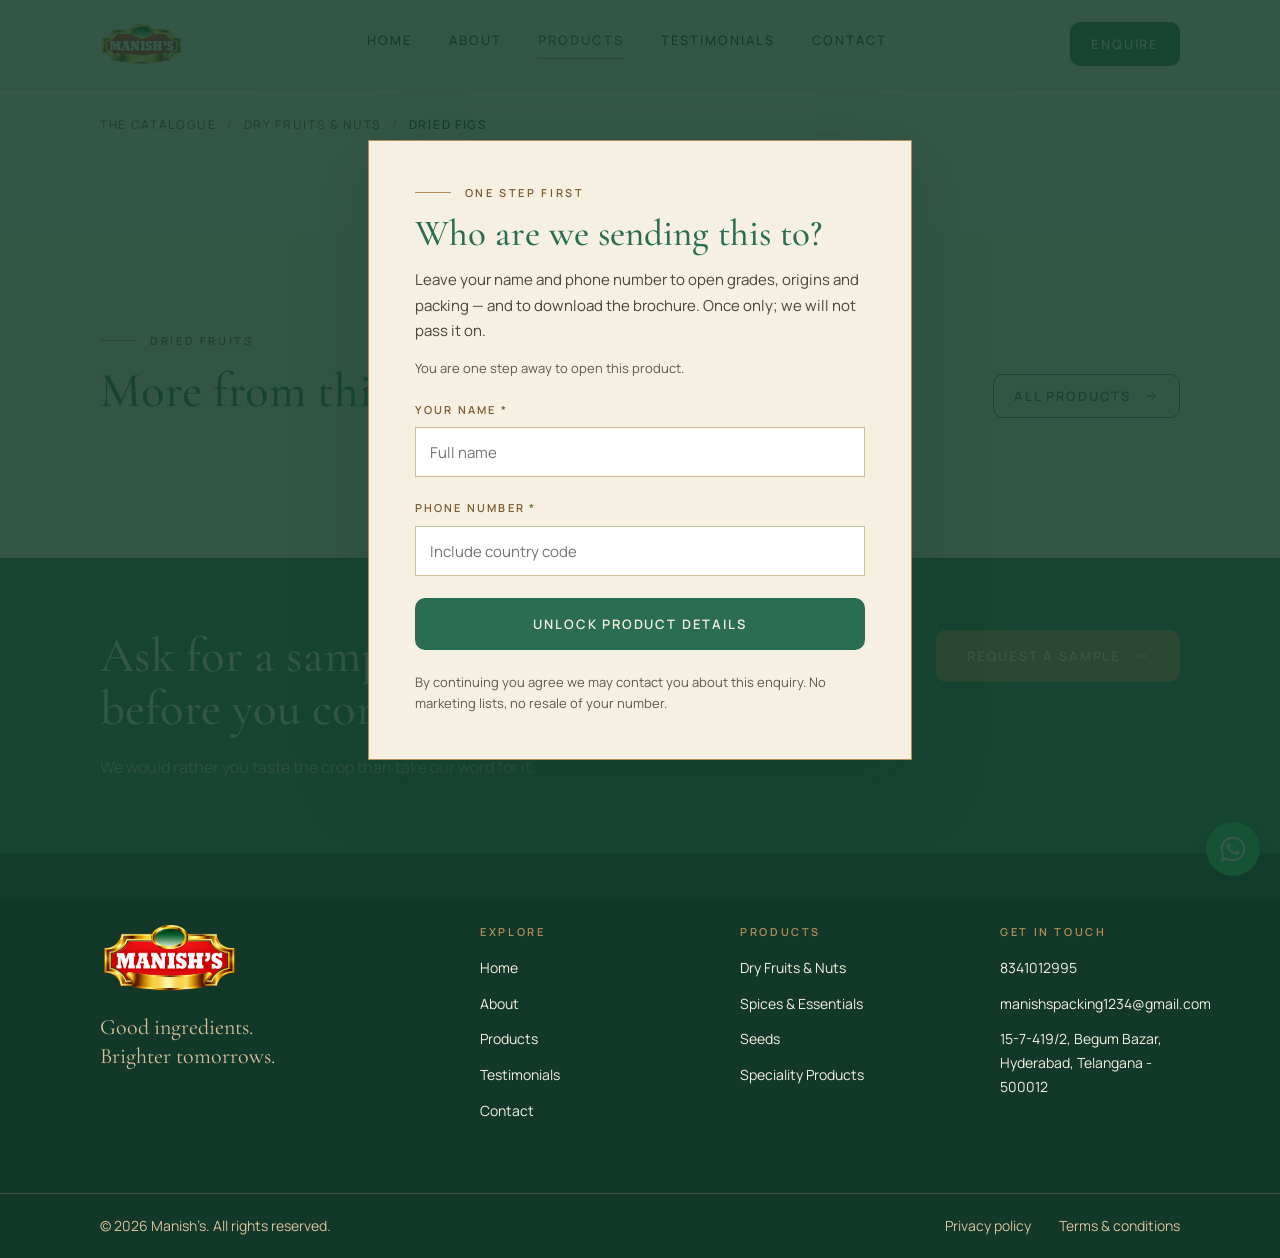
<file: product.html>
<!doctype html>
<html lang="en">
<head>
<meta charset="utf-8">
<meta name="viewport" content="width=device-width, initial-scale=1">
<title>Product - Manish's</title>
<meta name="description" content="Grades, origins, packing and storage for every line in the Manish's catalogue.">
<meta property="og:title" content="Product — Manish's">
<meta property="og:description" content="Grades, origins, packing and storage for every line in the Manish's catalogue.">
<meta property="og:type" content="website">
<meta name="theme-color" content="#1e5841">
<link rel="icon" href="assets/img/Logo.png">
<link rel="preconnect" href="https://fonts.googleapis.com">
<link rel="preconnect" href="https://fonts.gstatic.com" crossorigin>
<link href="https://fonts.googleapis.com/css2?family=Cormorant+Garamond:wght@400;500;600&family=Manrope:wght@400;500;600;700&display=swap" rel="stylesheet">
<link rel="stylesheet" href="assets/css/style.css">
</head>
<body data-requires-access="true">
<a class="skip-link" href="#main">Skip to content</a>
<header class="site-header">
  <div class="container site-header__inner">
    <a class="brand" href="index.html" aria-label="Manish's — home">
      <img src="assets/img/Logo.png" alt="Manish's" width="140" height="107">
    </a>
    <nav class="nav" aria-label="Primary"><a class="nav__link" href="index.html">Home</a><a class="nav__link" href="about.html">About</a><a class="nav__link" href="products.html" aria-current="page">Products</a><a class="nav__link" href="testimonials.html">Testimonials</a><a class="nav__link" href="contact.html">Contact</a></nav>
    <div class="header__actions">
      <a class="btn btn--primary btn--sm" href="contact.html">Enquire</a>
      <button class="nav-toggle" type="button" aria-label="Open menu" aria-expanded="false" aria-controls="drawer">
        <svg width="22" height="22" viewBox="0 0 24 24" fill="none" stroke="currentColor" stroke-width="1.6" aria-hidden="true"><path d="M4 7h16M4 12h16M4 17h16"/></svg>
      </button>
    </div>
  </div>
</header>

<div class="drawer" id="drawer" aria-hidden="true" aria-label="Menu">
  <div class="drawer__top">
    <img src="assets/img/logo-crest.png" alt="Manish's" style="height:38px;width:auto">
    <button class="drawer__close" type="button" data-drawer-close aria-label="Close menu">
      <svg width="22" height="22" viewBox="0 0 24 24" fill="none" stroke="currentColor" stroke-width="1.6" aria-hidden="true"><path d="M6 6l12 12M18 6L6 18"/></svg>
    </button>
  </div>
  <div class="drawer__body">
    <nav class="drawer__list" aria-label="Mobile"><a class="drawer__link" href="index.html">Home</a><a class="drawer__link" href="about.html">About</a><a class="drawer__link" href="products.html" aria-current="page">Products</a><a class="drawer__link" href="testimonials.html">Testimonials</a><a class="drawer__link" href="contact.html">Contact</a></nav>
    <div class="drawer__meta">
      <a data-site-link="phone" href="contact.html"><span data-site="phone"></span></a>
      <a data-site-link="email" href="contact.html"><span data-site="email"></span></a>
    </div>
  </div>
</div>
<main id="main">

<div class="container">
  <nav class="breadcrumb" id="breadcrumb" aria-label="Breadcrumb"></nav>
</div>

<section class="section section--tight" style="padding-top:0">
  <div class="container pdp" id="product-detail"></div>
</section>

<section class="section section--deep">
  <div class="container stack" style="--gap:2.5rem">
    <div class="section-head section-head--row reveal">
      <div class="stack" style="--gap:1.125rem">
        <p class="eyebrow" data-related-cat>Dried fruits</p>
        <h2>More from this range</h2>
      </div>
      <a class="btn btn--ghost btn--sm" href="products.html">All products <svg width="16" height="16" viewBox="0 0 24 24" fill="none" stroke="currentColor" stroke-width="1.5" aria-hidden="true"><path d="M5 12h14M13 6l6 6-6 6"/></svg></a>
    </div>
    <div class="grid grid--4" id="related-products"></div>
  </div>
</section>

<section class="cta-band cta-band--row">
  <div class="container cta-band__body reveal">
    <div class="stack" style="--gap:1.125rem">
      <h2>Ask for a sample before you commit.</h2>
      <p>We would rather you taste the crop than take our word for it.</p>
    </div>
    <a class="btn btn--gold" href="contact.html">Request a sample <svg width="16" height="16" viewBox="0 0 24 24" fill="none" stroke="currentColor" stroke-width="1.5" aria-hidden="true"><path d="M5 12h14M13 6l6 6-6 6"/></svg></a>
  </div>
</section>

</main>
<footer class="site-footer">
  <div class="container footer__grid">
    <div class="footer__mark">
      <img src="assets/img/Logo.png" alt="Manish's">
      <p class="footer__tagline">Good ingredients.<br>Brighter tomorrows.</p>
    </div>
    <div>
      <span class="footer__title">Explore</span>
      <ul class="footer__list">
        <li><a href="index.html">Home</a></li>
        <li><a href="about.html">About</a></li>
        <li><a href="products.html">Products</a></li>
        <li><a href="testimonials.html">Testimonials</a></li>
        <li><a href="contact.html">Contact</a></li>
      </ul>
    </div>
    <div>
      <span class="footer__title">PRODUCTS</span>
      <ul class="footer__list">
        <li><a href="products.html#dry-fruits-nuts">Dry Fruits & Nuts</a></li>
        <li><a href="products.html#speciality">Spices & Essentials</a></li>
        <li><a href="products.html#seeds">Seeds</a></li>
        <li><a href="products.html#speciality">Speciality Products</a></li>
      </ul>
    </div>
    <div>
      <span class="footer__title">Get in touch</span>
      <ul class="footer__list">
        <li><a data-site-link="phone" href="contact.html"><span data-site="phone">8341012995</span></a></li>
        <li><a data-site-link="email" href="contact.html"><span data-site="email">manishspacking1234@gmail.com</span></a></li>
        <li><span data-site="address">15-7-419/2, Begum Bazar, Hyderabad, Telangana - 500012</span></li>
      </ul>
    </div>
  </div>
  <div class="container footer__bar">
    <span>&copy; <span data-site="year">2026</span> Manish&rsquo;s. All rights reserved.</span>
    <span class="footer__legal"><a href="#">Privacy policy</a><a href="#">Terms &amp; conditions</a></span>
  </div>
</footer>

<div class="modal" id="lead-gate" role="dialog" aria-modal="true" aria-labelledby="gate-title" aria-hidden="true">
  <div class="modal__dialog">
    <button class="modal__close" type="button" data-gate-close aria-label="Close">
      <svg width="18" height="18" viewBox="0 0 24 24" fill="none" stroke="currentColor" stroke-width="1.6" aria-hidden="true"><path d="M6 6l12 12M18 6L6 18"/></svg>
    </button>

    <div class="modal__panel" data-panel="form">
      <div class="stack" style="--gap:0.875rem">
        <p class="eyebrow">One step first</p>
        <h2 id="gate-title" style="font-size:var(--fs-h3)">Who are we sending this to?</h2>
        <p style="font-size:0.9375rem;color:var(--ink-soft)">Leave your name and phone number to open grades, origins and packing &mdash; and to download the brochure. Once only; we will not pass it on.</p>
        <p data-gate-context class="modal__note"></p>
      </div>
      <form class="form" id="gate-form" novalidate>
        <div class="field">
          <label for="gate-name">Your name *</label>
          <input id="gate-name" name="name" type="text" autocomplete="name" placeholder="Full name" required>
        </div>
        <div class="field">
          <label for="gate-phone">Phone number *</label>
          <input id="gate-phone" name="phone" type="tel" autocomplete="tel" placeholder="Include country code" required>
        </div>
        <button class="btn btn--primary btn--block" type="submit">Unlock product details</button>
        <p class="modal__note">By continuing you agree we may contact you about this enquiry. No marketing lists, no resale of your number.</p>
      </form>
    </div>

    <div class="modal__panel" data-panel="done" hidden>
      <div class="tick"><svg width="26" height="26" viewBox="0 0 24 24" fill="none" stroke="currentColor" stroke-width="1.5" aria-hidden="true"><path d="M5 12.5l4.5 4.5L19 7.5"/></svg></div>
      <div class="stack" style="--gap:0.75rem">
        <h2 style="font-size:var(--fs-h3)">Unlocked. Thank you.</h2>
        <p style="font-size:0.9375rem;color:var(--ink-soft)">The full catalogue is open on this device for the next 30 days. Someone from the counter will call if you asked for a sample.</p>
      </div>
      <div class="stack" style="--gap:0.75rem">
        <a class="btn btn--primary btn--block" data-gate-continue href="products.html">Continue <svg width="16" height="16" viewBox="0 0 24 24" fill="none" stroke="currentColor" stroke-width="1.5" aria-hidden="true"><path d="M5 12h14M13 6l6 6-6 6"/></svg></a>
        <a class="btn btn--ghost btn--block" href="https://drive.google.com/file/d/1Wv7-KLchMu80b-bb1kwEi6FxfUnyIcOr/view" target="_blank" rel="noopener" data-brochure><svg width="17" height="17" viewBox="0 0 24 24" fill="none" stroke="currentColor" stroke-width="1.5" aria-hidden="true"><path d="M12 3v12M7.5 11l4.5 4.5 4.5-4.5M4 20h16"/></svg>Download the brochure</a>
      </div>
    </div>
  </div>
</div>

<script src="assets/js/data.js"></script>
<script src="assets/js/main.js"></script>
</body>
</html>
</file>
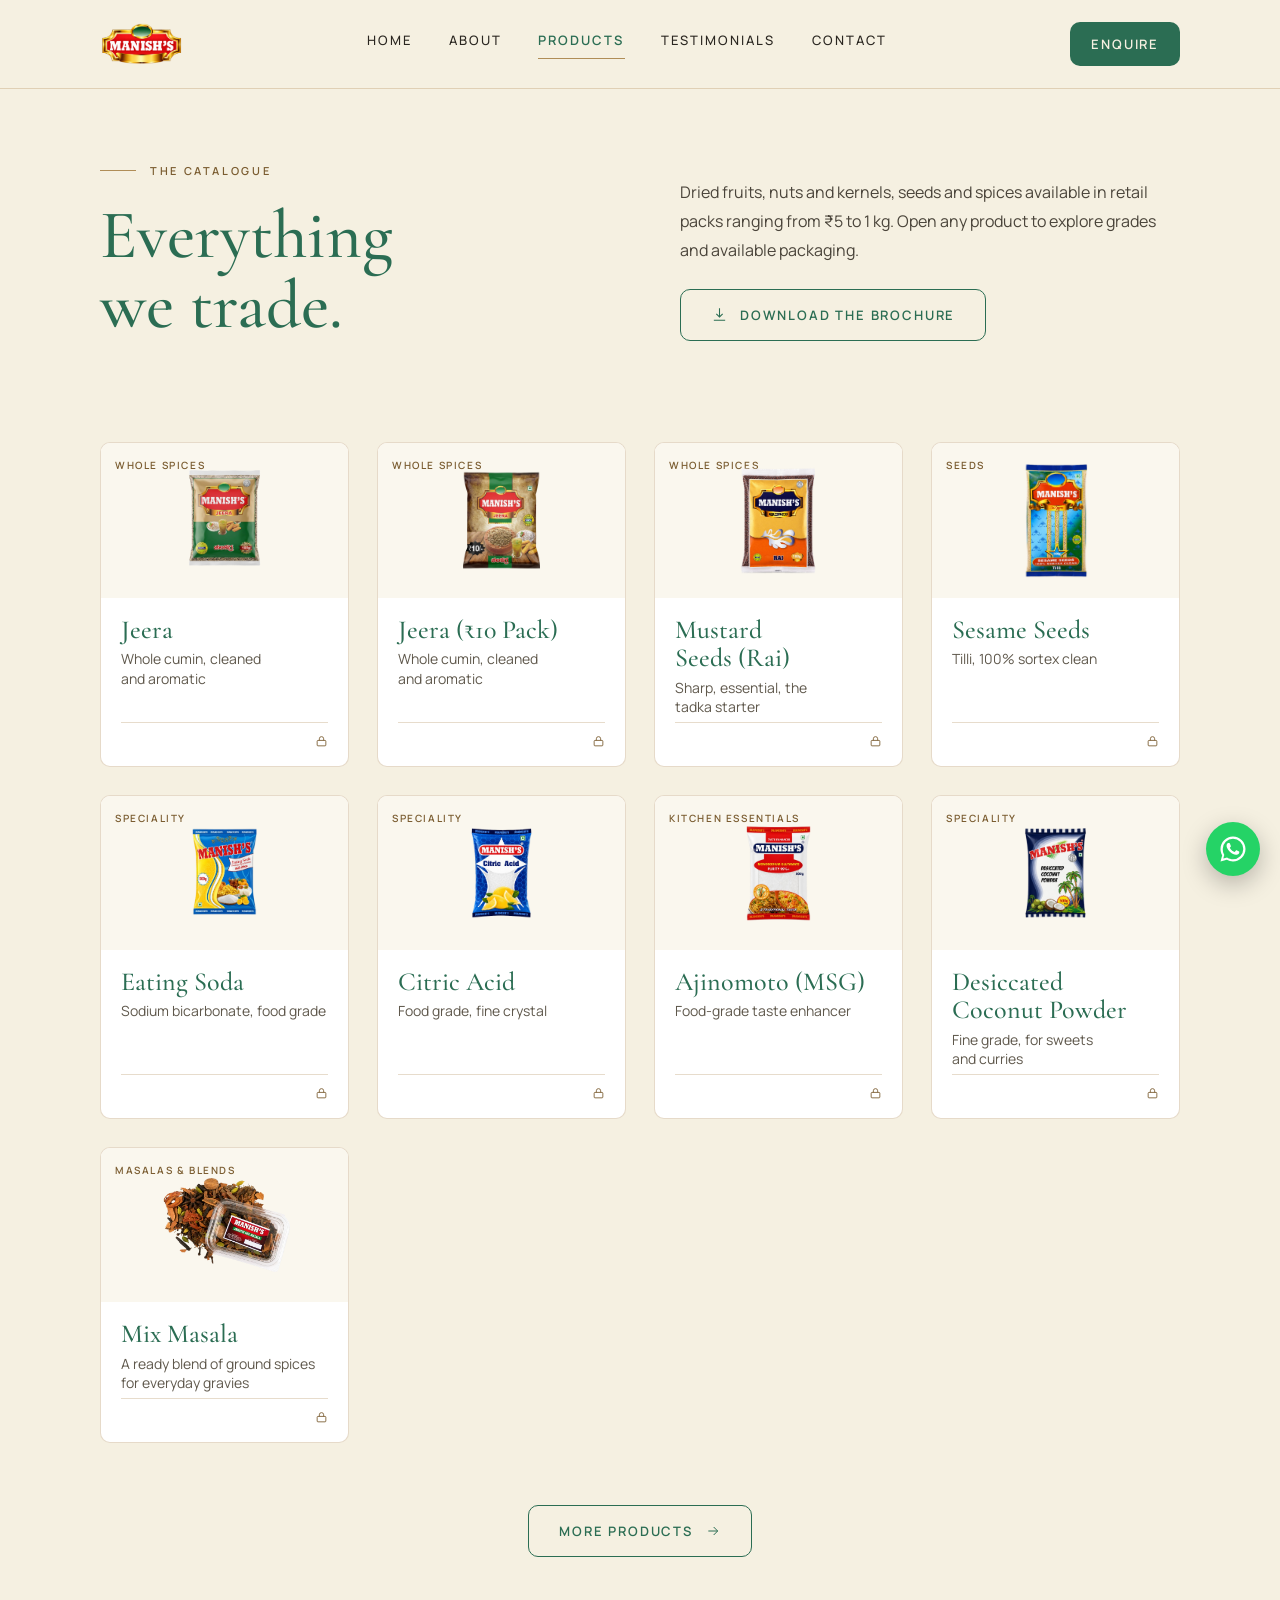
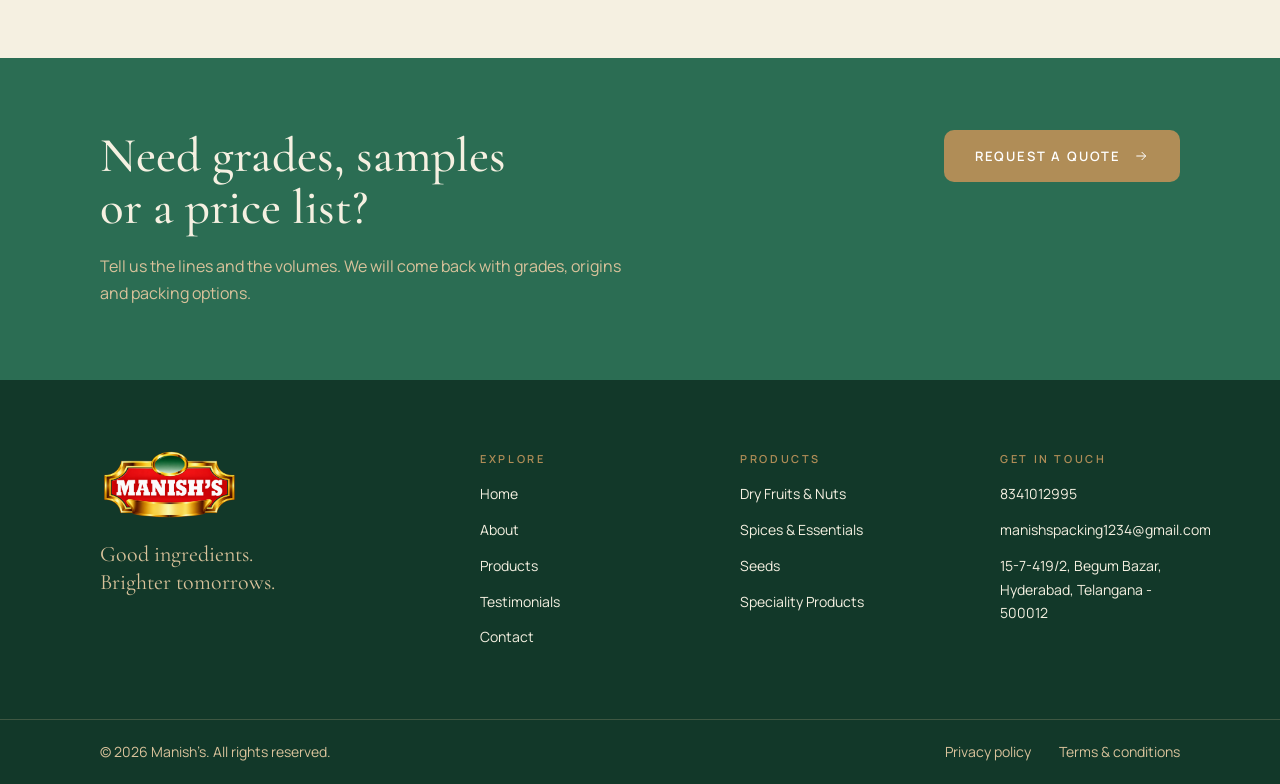
<file: products.html>
<!doctype html>
<html lang="en">
<head>
<meta charset="utf-8">
<meta name="viewport" content="width=device-width, initial-scale=1">
<title>Products - Manish's</title>
<meta name="description" content="The full Manish's catalogue: dried fruits, nuts and kernels, seeds, spices and speciality lines, with origins and packing.">
<meta property="og:title" content="Products — Manish's">
<meta property="og:description" content="The full Manish's catalogue: dried fruits, nuts and kernels, seeds, spices and speciality lines, with origins and packing.">
<meta property="og:type" content="website">
<meta name="theme-color" content="#1e5841">
<link rel="icon" href="assets/img/Logo.png">
<link rel="preconnect" href="https://fonts.googleapis.com">
<link rel="preconnect" href="https://fonts.gstatic.com" crossorigin>
<link href="https://fonts.googleapis.com/css2?family=Cormorant+Garamond:wght@400;500;600&family=Manrope:wght@400;500;600;700&display=swap" rel="stylesheet">
<link rel="stylesheet" href="assets/css/style.css">
</head>
<body>
<a class="skip-link" href="#main">Skip to content</a>
<header class="site-header">
  <div class="container site-header__inner">
    <a class="brand" href="index.html" aria-label="Manish's — home">
      <img src="assets/img/Logo.png" alt="Manish's" width="140" height="107">
    </a>
    <nav class="nav" aria-label="Primary"><a class="nav__link" href="index.html">Home</a><a class="nav__link" href="about.html">About</a><a class="nav__link" href="products.html" aria-current="page">Products</a><a class="nav__link" href="testimonials.html">Testimonials</a><a class="nav__link" href="contact.html">Contact</a></nav>
    <div class="header__actions">
      <a class="btn btn--primary btn--sm" href="contact.html">Enquire</a>
      <button class="nav-toggle" type="button" aria-label="Open menu" aria-expanded="false" aria-controls="drawer">
        <svg width="22" height="22" viewBox="0 0 24 24" fill="none" stroke="currentColor" stroke-width="1.6" aria-hidden="true"><path d="M4 7h16M4 12h16M4 17h16"/></svg>
      </button>
    </div>
  </div>
</header>

<div class="drawer" id="drawer" aria-hidden="true" aria-label="Menu">
  <div class="drawer__top">
    <img src="assets/img/logo-crest.png" alt="Manish's" style="height:38px;width:auto">
    <button class="drawer__close" type="button" data-drawer-close aria-label="Close menu">
      <svg width="22" height="22" viewBox="0 0 24 24" fill="none" stroke="currentColor" stroke-width="1.6" aria-hidden="true"><path d="M6 6l12 12M18 6L6 18"/></svg>
    </button>
  </div>
  <div class="drawer__body">
    <nav class="drawer__list" aria-label="Mobile"><a class="drawer__link" href="index.html">Home</a><a class="drawer__link" href="about.html">About</a><a class="drawer__link" href="products.html" aria-current="page">Products</a><a class="drawer__link" href="testimonials.html">Testimonials</a><a class="drawer__link" href="contact.html">Contact</a></nav>
    <div class="drawer__meta">
      <a data-site-link="phone" href="contact.html"><span data-site="phone"></span></a>
      <a data-site-link="email" href="contact.html"><span data-site="email"></span></a>
    </div>
  </div>
</div>
<main id="main">

<section class="page-head">
  <div class="container page-head__inner">
    <div class="stack" style="--gap:1.5rem">
      <p class="eyebrow">The catalogue</p>
      <h1>Everything we trade.</h1>
    </div>
    <div class="stack" style="--gap:1.5rem;align-items:flex-start">
      <p class="page-head__lede">Dried fruits, nuts and kernels, seeds and spices available in retail packs ranging from ₹5 to 1 kg. Open any product to explore grades and available packaging.</p>
      <a class="btn btn--ghost" href="https://drive.google.com/file/d/1Wv7-KLchMu80b-bb1kwEi6FxfUnyIcOr/view" target="_blank" rel="noopener" data-gated data-gate-label="from the brochure" data-brochure><svg width="17" height="17" viewBox="0 0 24 24" fill="none" stroke="currentColor" stroke-width="1.5" aria-hidden="true"><path d="M12 3v12M7.5 11l4.5 4.5 4.5-4.5M4 20h16"/></svg>Download the brochure</a>
    </div>
  </div>
</section>

<div class="container" id="catalogue" style="padding-bottom:var(--section-y);padding-top:var(--section-y)"></div>

<section class="cta-band cta-band--row">
  <div class="container cta-band__body reveal">
    <div class="stack" style="--gap:1.125rem">
      <h2>Need grades, samples or a price list?</h2>
      <p>Tell us the lines and the volumes. We will come back with grades, origins and packing options.</p>
    </div>
    <a class="btn btn--gold" href="contact.html">Request a quote <svg width="16" height="16" viewBox="0 0 24 24" fill="none" stroke="currentColor" stroke-width="1.5" aria-hidden="true"><path d="M5 12h14M13 6l6 6-6 6"/></svg></a>
  </div>
</section>

</main>
<footer class="site-footer">
  <div class="container footer__grid">
    <div class="footer__mark">
      <img src="assets/img/Logo.png" alt="Manish's">
      <p class="footer__tagline">Good ingredients.<br>Brighter tomorrows.</p>
    </div>
    <div>
      <span class="footer__title">Explore</span>
      <ul class="footer__list">
        <li><a href="index.html">Home</a></li>
        <li><a href="about.html">About</a></li>
        <li><a href="products.html">Products</a></li>
        <li><a href="testimonials.html">Testimonials</a></li>
        <li><a href="contact.html">Contact</a></li>
      </ul>
    </div>
    <div>
      <span class="footer__title">PRODUCTS</span>
      <ul class="footer__list">
        <li><a href="products.html#dry-fruits-nuts">Dry Fruits & Nuts</a></li>
        <li><a href="products.html#speciality">Spices & Essentials</a></li>
        <li><a href="products.html#seeds">Seeds</a></li>
        <li><a href="products.html#speciality">Speciality Products</a></li>
      </ul>
    </div>
    <div>
      <span class="footer__title">Get in touch</span>
      <ul class="footer__list">
        <li><a data-site-link="phone" href="contact.html"><span data-site="phone">8341012995</span></a></li>
        <li><a data-site-link="email" href="contact.html"><span data-site="email">manishspacking1234@gmail.com</span></a></li>
        <li><span data-site="address">15-7-419/2, Begum Bazar, Hyderabad, Telangana - 500012</span></li>
      </ul>
    </div>
  </div>
  <div class="container footer__bar">
    <span>&copy; <span data-site="year">2026</span> Manish&rsquo;s. All rights reserved.</span>
    <span class="footer__legal"><a href="#">Privacy policy</a><a href="#">Terms &amp; conditions</a></span>
  </div>
</footer>

<div class="modal" id="lead-gate" role="dialog" aria-modal="true" aria-labelledby="gate-title" aria-hidden="true">
  <div class="modal__dialog">
    <button class="modal__close" type="button" data-gate-close aria-label="Close">
      <svg width="18" height="18" viewBox="0 0 24 24" fill="none" stroke="currentColor" stroke-width="1.6" aria-hidden="true"><path d="M6 6l12 12M18 6L6 18"/></svg>
    </button>

    <div class="modal__panel" data-panel="form">
      <div class="stack" style="--gap:0.875rem">
        <p class="eyebrow">One step first</p>
        <h2 id="gate-title" style="font-size:var(--fs-h3)">Who are we sending this to?</h2>
        <p style="font-size:0.9375rem;color:var(--ink-soft)">Leave your name and phone number to open grades, origins and packing &mdash; and to download the brochure. Once only; we will not pass it on.</p>
        <p data-gate-context class="modal__note"></p>
      </div>
      <form class="form" id="gate-form" novalidate>
        <div class="field">
          <label for="gate-name">Your name *</label>
          <input id="gate-name" name="name" type="text" autocomplete="name" placeholder="Full name" required>
        </div>
        <div class="field">
          <label for="gate-phone">Phone number *</label>
          <input id="gate-phone" name="phone" type="tel" autocomplete="tel" placeholder="Include country code" required>
        </div>
        <button class="btn btn--primary btn--block" type="submit">Unlock product details</button>
        <p class="modal__note">By continuing you agree we may contact you about this enquiry. No marketing lists, no resale of your number.</p>
      </form>
    </div>

    <div class="modal__panel" data-panel="done" hidden>
      <div class="tick"><svg width="26" height="26" viewBox="0 0 24 24" fill="none" stroke="currentColor" stroke-width="1.5" aria-hidden="true"><path d="M5 12.5l4.5 4.5L19 7.5"/></svg></div>
      <div class="stack" style="--gap:0.75rem">
        <h2 style="font-size:var(--fs-h3)">Unlocked. Thank you.</h2>
        <p style="font-size:0.9375rem;color:var(--ink-soft)">The full catalogue is open on this device for the next 30 days. Someone from the counter will call if you asked for a sample.</p>
      </div>
      <div class="stack" style="--gap:0.75rem">
        <a class="btn btn--primary btn--block" data-gate-continue href="products.html">Continue <svg width="16" height="16" viewBox="0 0 24 24" fill="none" stroke="currentColor" stroke-width="1.5" aria-hidden="true"><path d="M5 12h14M13 6l6 6-6 6"/></svg></a>
        <a class="btn btn--ghost btn--block" href="https://drive.google.com/file/d/1Wv7-KLchMu80b-bb1kwEi6FxfUnyIcOr/view" target="_blank" rel="noopener" data-brochure><svg width="17" height="17" viewBox="0 0 24 24" fill="none" stroke="currentColor" stroke-width="1.5" aria-hidden="true"><path d="M12 3v12M7.5 11l4.5 4.5 4.5-4.5M4 20h16"/></svg>Download the brochure</a>
      </div>
    </div>
  </div>
</div>

<script src="assets/js/data.js"></script>
<script src="assets/js/main.js"></script>
</body>
</html>
</file>
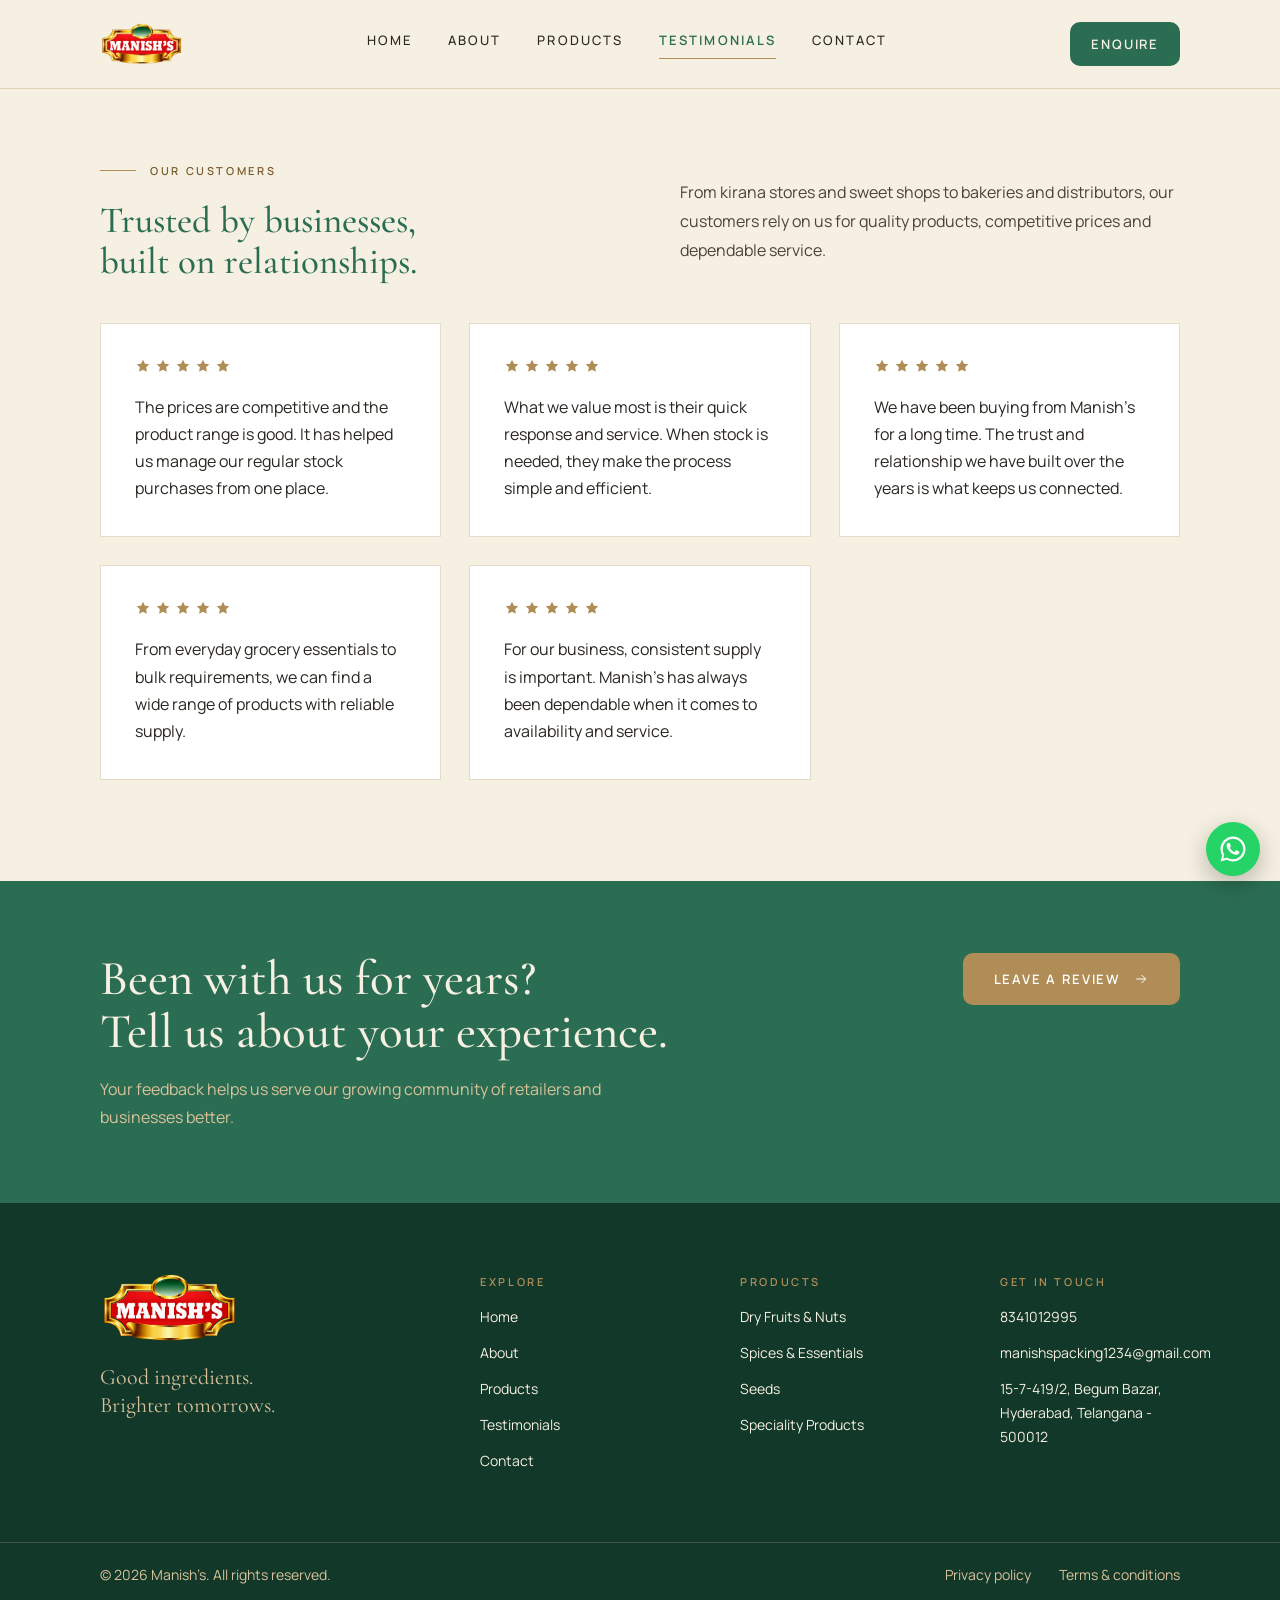
<file: testimonials.html>
<!doctype html>
<html lang="en">
<head>
<meta charset="utf-8">
<meta name="viewport" content="width=device-width, initial-scale=1">
<title>Testimonials - Manish's</title>
<meta name="description" content="What households, sweet shops, bakeries and distributors say about buying from Manish's.">
<meta property="og:title" content="Testimonials — Manish's">
<meta property="og:description" content="What households, sweet shops, bakeries and distributors say about buying from Manish's.">
<meta property="og:type" content="website">
<meta name="theme-color" content="#1e5841">
<link rel="icon" href="assets/img/Logo.png">
<link rel="preconnect" href="https://fonts.googleapis.com">
<link rel="preconnect" href="https://fonts.gstatic.com" crossorigin>
<link href="https://fonts.googleapis.com/css2?family=Cormorant+Garamond:wght@400;500;600&family=Manrope:wght@400;500;600;700&display=swap" rel="stylesheet">
<link rel="stylesheet" href="assets/css/style.css">
</head>
<body>
<a class="skip-link" href="#main">Skip to content</a>
<header class="site-header">
  <div class="container site-header__inner">
    <a class="brand" href="index.html" aria-label="Manish's — home">
      <img src="assets/img/Logo.png" alt="Manish's" width="140" height="107">
    </a>
    <nav class="nav" aria-label="Primary"><a class="nav__link" href="index.html">Home</a><a class="nav__link" href="about.html">About</a><a class="nav__link" href="products.html">Products</a><a class="nav__link" href="testimonials.html" aria-current="page">Testimonials</a><a class="nav__link" href="contact.html">Contact</a></nav>
    <div class="header__actions">
      <a class="btn btn--primary btn--sm" href="contact.html">Enquire</a>
      <button class="nav-toggle" type="button" aria-label="Open menu" aria-expanded="false" aria-controls="drawer">
        <svg width="22" height="22" viewBox="0 0 24 24" fill="none" stroke="currentColor" stroke-width="1.6" aria-hidden="true"><path d="M4 7h16M4 12h16M4 17h16"/></svg>
      </button>
    </div>
  </div>
</header>

<div class="drawer" id="drawer" aria-hidden="true" aria-label="Menu">
  <div class="drawer__top">
    <img src="assets/img/logo-crest.png" alt="Manish's" style="height:38px;width:auto">
    <button class="drawer__close" type="button" data-drawer-close aria-label="Close menu">
      <svg width="22" height="22" viewBox="0 0 24 24" fill="none" stroke="currentColor" stroke-width="1.6" aria-hidden="true"><path d="M6 6l12 12M18 6L6 18"/></svg>
    </button>
  </div>
  <div class="drawer__body">
    <nav class="drawer__list" aria-label="Mobile"><a class="drawer__link" href="index.html">Home</a><a class="drawer__link" href="about.html">About</a><a class="drawer__link" href="products.html">Products</a><a class="drawer__link" href="testimonials.html" aria-current="page">Testimonials</a><a class="drawer__link" href="contact.html">Contact</a></nav>
    <div class="drawer__meta">
      <a data-site-link="phone" href="contact.html"><span data-site="phone"></span></a>
      <a data-site-link="email" href="contact.html"><span data-site="email"></span></a>
    </div>
  </div>
</div>
<main id="main">

<section class="page-head">
  <div class="container page-head__inner">
    <div class="stack" style="--gap:1.5rem">
      <p class="eyebrow">Our customers</p>
      <h3>Trusted by businesses,<br>built on relationships.</h3>
    </div>
    <p class="page-head__lede">From kirana stores and sweet shops to bakeries and distributors, our customers rely on us for quality products, competitive prices and dependable service.</p>
  </div>
</section>

<!-- <section class="section section--tight">
  <div class="container">
    <div class="featured-quote reveal" id="featured-review"></div>
  </div>
</section> -->

<section class="section" style="padding-top:40px">
  <div class="container stack" style="--gap:2.25rem">
    <!-- <div class="catalogue-group__head" style="margin-bottom:0">
      <h2 style="font-size:var(--fs-h3)">From home kitchens</h2>
      <span class="catalogue-group__count" id="review-count"></span>
    </div> -->
    <div class="grid grid--3 reveal" id="review-grid"></div>
  </div>
</section>

<!-- <section class="section section--deep">
  <div class="container stack" style="--gap:2.5rem">
    <div class="section-head section-head--row reveal">
      <div class="stack" style="--gap:1.125rem">
        <p class="eyebrow">Trade &amp; wholesale</p>
        <h2>The businesses that come back.</h2>
      </div>
      <p style="max-width:22.5rem;font-size:var(--fs-small);color:var(--ink-muted)">From local retailers to sweet shops, bakeries and distributors, our long-term customers count on us for consistency, value and dependable supply.</p>
    </div>
    <div class="trade-grid reveal" id="trade-grid"></div>
  </div>
</section> -->

<section class="cta-band cta-band--row">
  <div class="container cta-band__body reveal">
    <div class="stack" style="--gap:1.125rem">
      <h2>Been with us for years?<br>Tell us about your experience.</h2>
      <p>Your feedback helps us serve our growing community of retailers and businesses better.</p>
    </div>
    <a class="btn btn--gold" href="contact.html">Leave a review <svg width="16" height="16" viewBox="0 0 24 24" fill="none" stroke="currentColor" stroke-width="1.5" aria-hidden="true"><path d="M5 12h14M13 6l6 6-6 6"/></svg></a>
  </div>
</section>

</main>
<footer class="site-footer">
  <div class="container footer__grid">
    <div class="footer__mark">
      <img src="assets/img/Logo.png" alt="Manish's">
      <p class="footer__tagline">Good ingredients.<br>Brighter tomorrows.</p>
    </div>
    <div>
      <span class="footer__title">Explore</span>
      <ul class="footer__list">
        <li><a href="index.html">Home</a></li>
        <li><a href="about.html">About</a></li>
        <li><a href="products.html">Products</a></li>
        <li><a href="testimonials.html">Testimonials</a></li>
        <li><a href="contact.html">Contact</a></li>
      </ul>
    </div>
    <div>
      <span class="footer__title">PRODUCTS</span>
      <ul class="footer__list">
        <li><a href="products.html#dry-fruits-nuts">Dry Fruits & Nuts</a></li>
        <li><a href="products.html#speciality">Spices & Essentials</a></li>
        <li><a href="products.html#seeds">Seeds</a></li>
        <li><a href="products.html#speciality">Speciality Products</a></li>
      </ul>
    </div>
    <div>
      <span class="footer__title">Get in touch</span>
      <ul class="footer__list">
        <li><a data-site-link="phone" href="contact.html"><span data-site="phone">8341012995</span></a></li>
        <li><a data-site-link="email" href="contact.html"><span data-site="email">manishspacking1234@gmail.com</span></a></li>
        <li><span data-site="address">15-7-419/2, Begum Bazar, Hyderabad, Telangana - 500012</span></li>
      </ul>
    </div>
  </div>
  <div class="container footer__bar">
    <span>&copy; <span data-site="year">2026</span> Manish&rsquo;s. All rights reserved.</span>
    <span class="footer__legal"><a href="#">Privacy policy</a><a href="#">Terms &amp; conditions</a></span>
  </div>
</footer>

<div class="modal" id="lead-gate" role="dialog" aria-modal="true" aria-labelledby="gate-title" aria-hidden="true">
  <div class="modal__dialog">
    <button class="modal__close" type="button" data-gate-close aria-label="Close">
      <svg width="18" height="18" viewBox="0 0 24 24" fill="none" stroke="currentColor" stroke-width="1.6" aria-hidden="true"><path d="M6 6l12 12M18 6L6 18"/></svg>
    </button>

    <div class="modal__panel" data-panel="form">
      <div class="stack" style="--gap:0.875rem">
        <p class="eyebrow">One step first</p>
        <h2 id="gate-title" style="font-size:var(--fs-h3)">Who are we sending this to?</h2>
        <p style="font-size:0.9375rem;color:var(--ink-soft)">Leave your name and phone number to open grades, origins and packing &mdash; and to download the brochure. Once only; we will not pass it on.</p>
        <p data-gate-context class="modal__note"></p>
      </div>
      <form class="form" id="gate-form" novalidate>
        <div class="field">
          <label for="gate-name">Your name *</label>
          <input id="gate-name" name="name" type="text" autocomplete="name" placeholder="Full name" required>
        </div>
        <div class="field">
          <label for="gate-phone">Phone number *</label>
          <input id="gate-phone" name="phone" type="tel" autocomplete="tel" placeholder="Include country code" required>
        </div>
        <button class="btn btn--primary btn--block" type="submit">Unlock product details</button>
        <p class="modal__note">By continuing you agree we may contact you about this enquiry. No marketing lists, no resale of your number.</p>
      </form>
    </div>

    <div class="modal__panel" data-panel="done" hidden>
      <div class="tick"><svg width="26" height="26" viewBox="0 0 24 24" fill="none" stroke="currentColor" stroke-width="1.5" aria-hidden="true"><path d="M5 12.5l4.5 4.5L19 7.5"/></svg></div>
      <div class="stack" style="--gap:0.75rem">
        <h2 style="font-size:var(--fs-h3)">Unlocked. Thank you.</h2>
        <p style="font-size:0.9375rem;color:var(--ink-soft)">The full catalogue is open on this device for the next 30 days. Someone from the counter will call if you asked for a sample.</p>
      </div>
      <div class="stack" style="--gap:0.75rem">
        <a class="btn btn--primary btn--block" data-gate-continue href="products.html">Continue <svg width="16" height="16" viewBox="0 0 24 24" fill="none" stroke="currentColor" stroke-width="1.5" aria-hidden="true"><path d="M5 12h14M13 6l6 6-6 6"/></svg></a>
        <a class="btn btn--ghost btn--block" href="https://drive.google.com/file/d/1Wv7-KLchMu80b-bb1kwEi6FxfUnyIcOr/view" target="_blank" rel="noopener" data-brochure><svg width="17" height="17" viewBox="0 0 24 24" fill="none" stroke="currentColor" stroke-width="1.5" aria-hidden="true"><path d="M12 3v12M7.5 11l4.5 4.5 4.5-4.5M4 20h16"/></svg>Download the brochure</a>
      </div>
    </div>
  </div>
</div>

<script src="assets/js/data.js"></script>
<script src="assets/js/main.js"></script>
</body>
</html>
</file>
<file: assets/css/style.css>
/* ==========================================================================
   Manish's — stylesheet
   Sections: 1 tokens · 2 base · 3 layout · 4 components · 5 page blocks
             6 modal · 7 forms · 8 motion · 9 print
   ========================================================================== */

/* 1 ─── tokens ──────────────────────────────────────────────────────────── */

:root {
  /* brand */
  --emerald:        #2b6d53;
  --emerald-deep:   rgb(18, 56, 41);
  --emerald-hover:  #133f2d;
  --gold:           #b08d57;   /* lines + fills only — fails contrast as small text */
  --gold-text:      #7a5c30;   /* small text on ivory — 5.4:1 */
  --gold-display:   #8a6a3a;   /* large display type on ivory — 4.3:1 */
  --pale-gold:      #d9c29b;   /* text on emerald — 4.8:1 */
  --ivory:          #f5f0e1;
  --ivory-deep:     #efe8d6;
  --ivory-tint:     #faf7ee;
  --white:          #ffffff;
  --ink:            #2a2620;
  --ink-soft:       #4a443a;
  --ink-muted:      #5f584c;

  --rule:           rgba(176, 141, 87, 0.32);
  --rule-strong:    rgba(176, 141, 87, 0.55);
  --rule-on-dark:   rgba(217, 194, 155, 0.35);

  /* type */
  --display: 'Cormorant Garamond', Georgia, 'Times New Roman', serif;
  --sans: 'Manrope', 'Segoe UI', system-ui, -apple-system, sans-serif;

  --fs-h1: clamp(2.75rem, 1.65rem + 3.3vw, 4.5rem);
  --fs-h2: clamp(2.125rem, 1.45rem + 2vw, 3.25rem);
  --fs-h3: clamp(1.75rem, 1.35rem + 1.2vw, 2.375rem);
  --fs-h4: clamp(1.5rem, 1.3rem + 0.6vw, 1.875rem);
  --fs-h5: clamp(1.125rem, 1.05rem + 0.2vw, 1.25rem);
  --fs-body: clamp(0.9375rem, 0.9rem + 0.15vw, 1rem);
  --fs-small: 0.875rem;
  --fs-ui: 0.8125rem;
  --fs-eyebrow: 0.6875rem;

  /* space */
  --gutter: 1.5rem;
  --section-y: clamp(3rem, 1.5rem + 6vw, 6.875rem);
  --header-h: 64px;

  --shadow-card: 0 1px 2px rgba(42, 38, 32, 0.04);
  --shadow-lift: 0 12px 28px rgba(20, 61, 45, 0.12);
  --shadow-modal: 0 24px 64px rgba(20, 61, 45, 0.32);

  --radius-card: 10px;

  --ease: cubic-bezier(0.22, 0.61, 0.36, 1);
}

@media (min-width: 64rem) {
  :root { --gutter: 6.25rem; --header-h: 88px; }
}

/* 2 ─── base ────────────────────────────────────────────────────────────── */

*, *::before, *::after { box-sizing: border-box; }

html { -webkit-text-size-adjust: 100%; scroll-behavior: smooth; scroll-padding-top: calc(var(--header-h) + 16px); }

body {
  margin: 0;
  background: var(--ivory);
  color: var(--ink);
  font-family: var(--sans);
  font-size: var(--fs-body);
  line-height: 1.7;
  -webkit-font-smoothing: antialiased;
  overflow-x: hidden;
}

body.is-locked { overflow: hidden; }

h1, h2, h3, h4 { font-family: var(--display); font-weight: 500; color: var(--emerald); margin: 0; text-wrap: balance; }
h1 { font-size: var(--fs-h1); line-height: 1.02; }
h2 { font-size: var(--fs-h2); line-height: 1.08; }
h3 { font-size: var(--fs-h3); line-height: 1.1; }
h4 { font-size: var(--fs-h4); line-height: 1.15; }
h5 { font-family: var(--sans); font-weight: 600; font-size: var(--fs-h5); line-height: 1.3; margin: 0; color: var(--ink); }
p  { margin: 0; text-wrap: pretty; }

a { color: var(--emerald); text-decoration-thickness: 1px; text-underline-offset: 3px; }
a:hover { color: var(--gold-text); }

img { max-width: 100%; display: block; }
ul { margin: 0; padding: 0; list-style: none; }

:focus-visible { outline: 2px solid var(--gold-display); outline-offset: 3px; }

.sr-only {
  position: absolute; width: 1px; height: 1px; margin: -1px;
  padding: 0; overflow: hidden; clip: rect(0 0 0 0); white-space: nowrap; border: 0;
}

.skip-link {
  position: absolute; left: 50%; top: 0; transform: translate(-50%, -110%);
  z-index: 200; padding: 0.75rem 1.25rem; background: var(--emerald); color: var(--ivory);
  font-size: var(--fs-ui); letter-spacing: 0.14em; text-transform: uppercase; text-decoration: none;
}
.skip-link:focus { transform: translate(-50%, 0); color: var(--ivory); }

/* 3 ─── layout ──────────────────────────────────────────────────────────── */

.container { width: 100%; max-width: calc(1240px + var(--gutter) * 2); margin-inline: auto; padding-inline: var(--gutter); }

.section { padding-block: var(--section-y); }
.section--tight { padding-block: clamp(2.5rem, 1.5rem + 4vw, 4.5rem); }
.section--deep  { background: var(--ivory-deep); }
.section--emerald { background: var(--emerald); color: var(--pale-gold); }
.section--emerald h2, .section--emerald h3, .section--emerald h5 { color: var(--ivory); }

.stack { display: flex; flex-direction: column; }
.stack > * + * { margin-top: var(--gap, 1.25rem); }

.grid { display: grid; gap: 1.75rem; grid-template-columns: repeat(var(--cols, 1), minmax(0, 1fr)); }
@media (min-width: 40rem)  { .grid { --cols: 2; } .grid--2up { --cols: 2; } }
@media (min-width: 64rem)  { .grid--3 { --cols: 3; } .grid--4 { --cols: 4; } }
/* explicit 2×2 on small screens (rather than a single stacked column) for cards that read well as pairs */
.grid--cat2 { --cols: 2; gap: 1rem 1.25rem; }
@media (min-width: 30rem)  { .grid--cat2 { gap: 1.75rem; } }
@media (min-width: 64rem)  { .grid--cat2.grid--4 { --cols: 4; } }
@media (min-width: 64rem)  { .grid--cat2.grid--5 { --cols: 5; } }

.split { display: grid; gap: clamp(2rem, 1rem + 4vw, 5rem); align-items: center; }
@media (min-width: 64rem) { .split { grid-template-columns: var(--split, 1fr 1fr); } }
.split--start { align-items: start; }
.split--end { align-items: end; }

.section-head { display: flex; flex-direction: column; gap: 1.25rem; }
@media (min-width: 64rem) {
  .section-head--row { flex-direction: row; align-items: flex-end; justify-content: space-between; gap: 3rem; }
  .section-head--row > :last-child { flex-shrink: 0; }
}

/* 4 ─── components ──────────────────────────────────────────────────────── */

/* eyebrow */
.eyebrow {
  display: flex; align-items: center; gap: 0.875rem;
  font-size: var(--fs-eyebrow); font-weight: 600; letter-spacing: 0.24em;
  text-transform: uppercase; color: var(--gold-text); line-height: 1.2;
}
.eyebrow::before { content: ""; width: 2.25rem; height: 1px; background: var(--gold); flex-shrink: 0; }
.section--emerald .eyebrow, .eyebrow--light { color: var(--pale-gold); }

/* buttons */
.btn {
  display: inline-flex; align-items: center; justify-content: center; gap: 0.75rem;
  min-height: 52px; padding: 0 1.875rem; border: 1px solid transparent; border-radius: var(--radius-card);
  font-family: var(--sans); font-size: var(--fs-ui); font-weight: 600;
  letter-spacing: 0.14em; text-transform: uppercase; text-decoration: none;
  cursor: pointer; transition: background-color 0.2s var(--ease), color 0.2s var(--ease), border-color 0.2s var(--ease);
}
.btn svg { flex-shrink: 0; transition: transform 0.25s var(--ease); }
.btn:hover svg { transform: translateX(3px); }

.btn--primary { background: var(--emerald); color: var(--ivory); }
.btn--primary:hover { background: var(--emerald-deep); color: var(--ivory); }
.btn--gold { background: var(--gold); color: #fff; }
.btn--gold:hover { background: var(--gold-display); color: var(--ivory); }
.btn--ghost { border-color: var(--emerald); color: var(--emerald); background: transparent; }
.btn--ghost:hover { background: var(--emerald); color: var(--ivory); }
.btn--ghost-light { border-color: var(--rule-on-dark); color: var(--ivory); background: transparent; }
.btn--ghost-light:hover { background: rgba(245, 240, 225, 0.12); color: var(--ivory); }
.btn--sm { min-height: 44px; padding: 0 1.25rem; }
.btn--block { width: 100%; }

.link-arrow {
  display: inline-flex; align-items: center; gap: 0.625rem; padding-bottom: 0.5rem;
  border-bottom: 1px solid var(--gold); color: var(--emerald);
  font-size: var(--fs-ui); font-weight: 600; letter-spacing: 0.14em;
  text-transform: uppercase; text-decoration: none; align-self: flex-start;
}
.link-arrow svg { transition: transform 0.25s var(--ease); }
.link-arrow:hover svg { transform: translateX(3px); }

/* header */
.site-header {
  position: sticky; top: 0; z-index: 100;
  background: var(--ivory); border-bottom: 1px solid var(--rule);
  transition: box-shadow 0.25s var(--ease);
}
.site-header.is-stuck { box-shadow: 0 6px 20px rgba(42, 38, 32, 0.07); }
.site-header__inner { height: var(--header-h); display: flex; align-items: center; justify-content: space-between; gap: 1rem; }
.brand { display: flex; align-items: center; flex-shrink: 0; }
.brand img { height: 34px; width: auto; }
@media (min-width: 64rem) { .brand img { height: 42px; } }

.nav { display: none; }
@media (min-width: 64rem) {
  .nav { display: flex; align-items: center; gap: 2.25rem; }
  .nav__link {
    font-size: var(--fs-ui); font-weight: 500; letter-spacing: 0.16em; text-transform: uppercase;
    color: var(--ink); text-decoration: none; padding-bottom: 6px; border-bottom: 1px solid transparent;
    transition: color 0.2s var(--ease), border-color 0.2s var(--ease);
  }
  .nav__link:hover { color: var(--emerald); border-bottom-color: var(--rule-strong); }
  .nav__link[aria-current="page"] { color: var(--emerald); font-weight: 600; border-bottom-color: var(--gold); }
}

.header__actions { display: flex; align-items: center; gap: 0.25rem; }
.nav-toggle {
  width: 44px; height: 44px; display: grid; place-items: center;
  background: none; border: none; color: var(--emerald); cursor: pointer;
}
@media (min-width: 64rem) { .nav-toggle { display: none; } }

/* mobile drawer */
.drawer {
  position: fixed; inset: 0; z-index: 150; display: grid; grid-template-rows: auto 1fr;
  background: var(--emerald); color: var(--ivory);
  transform: translateY(-100%); visibility: hidden;
  transition: transform 0.35s var(--ease), visibility 0.35s;
}
.drawer.is-open { transform: translateY(0); visibility: visible; }
.drawer__top { height: var(--header-h); display: flex; align-items: center; justify-content: space-between; padding-inline: var(--gutter); border-bottom: 1px solid var(--rule-on-dark); }
.drawer__close { width: 44px; height: 44px; display: grid; place-items: center; background: none; border: none; color: var(--ivory); cursor: pointer; }
.drawer__body { padding: 2rem var(--gutter) 2.5rem; display: flex; flex-direction: column; gap: 2rem; overflow-y: auto; }
.drawer__list { display: flex; flex-direction: column; }
.drawer__link {
  padding: 1rem 0; border-bottom: 1px solid var(--rule-on-dark);
  font-family: var(--display); font-size: 2rem; line-height: 1.1; color: var(--ivory); text-decoration: none;
}
.drawer__link[aria-current="page"] { color: var(--pale-gold); }
.drawer__meta { display: flex; flex-direction: column; gap: 0.5rem; font-size: var(--fs-small); color: var(--pale-gold); }

/* footer */
.site-footer { background: var(--emerald-deep); color: var(--ivory); }
.site-footer a { color: var(--ivory); text-decoration: none; }
.site-footer a:hover { color: var(--pale-gold); text-decoration: underline; }
.footer__grid { display: grid; gap: 2.5rem; padding-block: clamp(2.75rem, 2rem + 3vw, 4.375rem); }
@media (min-width: 48rem) { .footer__grid { grid-template-columns: repeat(2, minmax(0, 1fr)); } }
@media (min-width: 64rem) { .footer__grid { grid-template-columns: 300px repeat(3, minmax(0, 1fr)); gap: 5rem; } }
.footer__mark img { width: 140px; margin-bottom: 1.25rem; }
.footer__tagline { font-family: var(--display); font-size: 1.375rem; line-height: 1.3; color: var(--pale-gold); }
.footer__title { display: block; font-size: var(--fs-eyebrow); font-weight: 600; letter-spacing: 0.24em; text-transform: uppercase; color: var(--gold); margin-bottom: 0.875rem; }
.footer__list { display: flex; flex-direction: column; gap: 0.75rem; font-size: var(--fs-small); }
.socials { display: flex; gap: 0.875rem; }
.socials a { width: 44px; height: 44px; display: grid; place-items: center; border: 1px solid var(--rule-on-dark); }
.socials a:hover { background: rgba(245, 240, 225, 0.1); }
.footer__bar {
  border-top: 1px solid rgba(217, 194, 155, 0.22); padding-block: 1.25rem;
  display: flex; flex-direction: column; gap: 0.5rem;
  font-size: var(--fs-small); color: var(--pale-gold);
}
@media (min-width: 48rem) { .footer__bar { flex-direction: row; align-items: center; justify-content: space-between; } }
.footer__bar a { color: var(--pale-gold); }
.footer__legal { display: flex; flex-wrap: wrap; gap: 0.75rem 1.75rem; }

/* 5 ─── page blocks ─────────────────────────────────────────────────────── */

/* hero */
.hero { background: var(--emerald); color: var(--pale-gold); display: grid; }
@media (min-width: 64rem) { .hero { grid-template-columns: 44% 1fr; align-items: stretch; min-height: 42rem; } }
.hero__text { padding: clamp(2.5rem, 1.5rem + 5vw, 6rem) var(--gutter); display: flex; flex-direction: column; justify-content: center; gap: 1.75rem; order: 2; }
@media (min-width: 64rem) { .hero__text { order: 1; padding-right: 3.5rem; margin-left: auto; max-width: 40rem; } }
.hero__text h1 { color: var(--ivory); font-size: clamp(2.25rem, 1.6rem + 3vw, 3.75rem); }
.hero__lede { max-width: 30rem; }
.hero__actions { display: flex; flex-wrap: wrap; gap: 1rem; margin-top: 0.5rem; }
.hero__media { position: relative; order: 1; overflow: hidden; min-height: 15rem; }
@media (min-width: 64rem) { .hero__media { order: 2; min-height: 100%; } }
.hero__media img { width: 100%; height: 100%; object-fit: cover; object-position: center 62%; }
@media (min-width: 64rem) {
  .hero__media::after {
    content: ""; position: absolute; inset: 0 auto 0 0; width: 10rem;
    background: linear-gradient(to right, var(--emerald), rgba(30, 88, 65, 0));
  }
}
/* page header */
.page-head { padding-block: clamp(2.5rem, 1.5rem + 4vw, 6.25rem) 0; }
.page-head__inner { display: grid; gap: 1.5rem; }
@media (min-width: 64rem) { .page-head__inner { grid-template-columns: 1fr 1fr; align-items: start; gap: 5rem; } }
.page-head__lede { color: var(--ink-soft); line-height: 1.8; }
@media (min-width: 64rem) { .page-head__lede { padding-top: 0.875rem; } }

/* marquee */
.marquee { border-block: 1px solid var(--rule); overflow: hidden; }
.marquee__track { display: flex; width: max-content; animation: marquee 38s linear infinite; }
.marquee__group { display: flex; align-items: center; }
.marquee__item {
  display: flex; align-items: center; gap: 2.5rem; padding-right: 2.5rem; height: 4.5rem;
  font-size: var(--fs-eyebrow); font-weight: 600; letter-spacing: 0.26em;
  text-transform: uppercase; color: var(--gold-text); white-space: nowrap;
}
.marquee__item::after { content: ""; width: 5px; height: 5px; background: var(--gold); transform: rotate(45deg); }
.marquee:hover .marquee__track { animation-play-state: paused; }
@keyframes marquee { to { transform: translateX(-50%); } }

/* framed image */
.framed { padding: 0.875rem; background: var(--white); border: 1px solid rgba(176, 141, 87, 0.4); }
.framed img { width: 100%; height: clamp(12rem, 8rem + 16vw, 23.75rem); object-fit: cover; }

/* stacked-photo rotator: several photos fanned like prints, the front one changing on a timer */
.photo-stack {
  position: relative;
  width: 100%;
  max-width: 26rem;
  height: clamp(14rem, 9rem + 18vw, 25rem);
  margin-inline: auto;
}
.photo-stack__item {
  position: absolute;
  inset: 0;
  margin: 0;
  padding: 0.75rem 0.75rem 2.25rem;
  background: var(--white);
  border: 1px solid rgba(176, 141, 87, 0.4);
  box-shadow: 0 1.5rem 2.75rem -1.25rem rgba(42, 38, 32, 0.32);
  opacity: 0;
  z-index: 1;
  pointer-events: none;
  transform: rotate(7deg) scale(0.86) translate(1.25rem, 1.5rem);
  transition: transform 1.1s cubic-bezier(.22, .7, 0, 1), opacity 0.7s ease;
  will-change: transform, opacity;
}
.photo-stack__item img { width: 100%; height: 100%; object-fit: cover; display: block; }
.photo-stack__item figcaption {
  position: absolute; left: 0.75rem; right: 0.75rem; bottom: 0.7rem;
  font-family: var(--display); font-style: italic; color: var(--ink-soft);
  font-size: clamp(0.9rem, 0.8rem + 0.3vw, 1.0625rem); text-align: center;
}
.photo-stack__item:first-of-type { opacity: 1; z-index: 4; transform: rotate(-2deg) scale(1) translate(0, 0); } /* shows even if JS never runs */
.photo-stack__item.is-front { opacity: 1; z-index: 4; pointer-events: auto; transform: rotate(-2deg) scale(1) translate(0, 0); }
.photo-stack__item.is-next  { opacity: 1; z-index: 3; transform: rotate(4.5deg) scale(0.93) translate(1rem, 0.7rem); }
.photo-stack__item.is-back  { opacity: 1; z-index: 2; transform: rotate(-6deg) scale(0.87) translate(-0.85rem, 1.2rem); }
.photo-stack__item.is-hidden { opacity: 0; z-index: 1; transform: rotate(7deg) scale(0.86) translate(1.25rem, 1.5rem); }
@media (prefers-reduced-motion: reduce) {
  .photo-stack__item { transition: opacity 0.6s ease; }
}

/* stats */
.stats { display: flex; flex-wrap: wrap; gap: 1.5rem 2.5rem; }
.stat { display: flex; flex-direction: column; }
.stat__num { font-family: var(--display); font-size: clamp(2rem, 1.4rem + 2vw, 3.5rem); line-height: 1; color: var(--gold-display); }
.stat__label { font-size: var(--fs-small); font-weight: 500; color: var(--ink-muted); }
.stats--divided .stat + .stat { padding-left: 2.5rem; border-left: 1px solid rgba(176, 141, 87, 0.4); }

.points { display: flex; flex-direction: column; gap: 1.125rem; }
.points li { position: relative; padding-left: 1.75rem; color: var(--ink-soft); line-height: 1.7; }
.points li::before { content: ""; position: absolute; left: 0; top: 0.6em; width: 0.5rem; height: 0.5rem; border-radius: 50%; background: var(--gold); }

/* feature columns */
.feature { display: flex; flex-direction: column; gap: 0.875rem; padding-left: 1.75rem; border-left: 1px solid rgba(176, 141, 87, 0.5); }
.feature svg { color: var(--gold); }
.feature p { font-size: var(--fs-small); line-height: 1.6; }
.feature-grid { display: grid; gap: 2.5rem; grid-template-columns: 1fr; }
@media (min-width: 48rem) { .feature-grid { grid-template-columns: repeat(2, minmax(0, 1fr)); gap: 3rem 3.5rem; } }

/* category cards */
.cat-card { display: flex; flex-direction: column; background: var(--ivory); border: 1px solid var(--rule); text-decoration: none; transition: transform 0.28s var(--ease), box-shadow 0.28s var(--ease); border-radius: var(--radius-card); }
.cat-card:hover { transform: translateY(-4px); box-shadow: var(--shadow-lift); }
.cat-card__media { aspect-ratio: 4 / 3; display: grid; place-items: center; background: var(--white); overflow: hidden;  border-radius: var(--radius-card);}
.cat-card__media img { width: 100%; height: 100%; object-fit: cover; }
.cat-card__media img.is-cutout { max-width: 62%; max-height: 82%; width: auto; height: auto; object-fit: contain; }
.cat-card__body { padding: 1.5rem; display: flex; flex-direction: column; gap: 0.5rem; }
.cat-card__body h4 {
  font-size: clamp(0.9375rem, 0.6rem + 1vw, 1.375rem);
  white-space: nowrap; overflow: hidden; text-overflow: ellipsis;
}
.cat-card__body p {
  font-size: var(--fs-small); line-height: 1.5; color: var(--ink-muted);
  display: -webkit-box; -webkit-line-clamp: 4; -webkit-box-orient: vertical;
  overflow: hidden; min-height: calc(1.5em * 4);
}

/* on a phone the category cards read better lying down */
@media (max-width: 39.99rem) {
  .cat-card { flex-direction: row; align-items: stretch; }
  .cat-card__media { width: 38%; flex-shrink: 0; aspect-ratio: auto; }
  .cat-card__media img.is-cutout { width: 78%; }
  .cat-card__body { justify-content: center; padding: 1.125rem 1.25rem; }
  .cat-card__body h4 { font-size: 1.625rem; white-space: normal; }

  /* the homepage category grid sits two-up even on a phone, so its cards stay
     upright (photo over text) rather than the horizontal row used elsewhere */
  .grid--cat2 .cat-card { flex-direction: column; align-items: stretch; }
  .grid--cat2 .cat-card__media { width: auto; flex-shrink: initial; aspect-ratio: 4 / 3; }
  .grid--cat2 .cat-card__media img.is-cutout { max-width: 62%; max-height: 82%; }
  .grid--cat2 .cat-card__body { justify-content: flex-start; padding: 1rem 1.125rem 1.25rem; gap: 0.375rem; }
  .grid--cat2 .cat-card__body h4 { font-size: 1.1875rem; white-space: normal; overflow: visible; text-overflow: clip; }
  .grid--cat2 .cat-card__body p { font-size: 0.8125rem; }

  /* the catalogue page's per-category grid sits two-up on a phone too, so give
     the product cards a compact size to match instead of the full-width card */
  .grid--cat2 { row-gap: 1.75rem; column-gap: 0.85rem; }
  .grid--cat2 .product-card__media {
    display: flex; flex-direction: column; aspect-ratio: auto;
    padding: 0.75rem 0.75rem 0.5rem; gap: 0.375rem;
  }
  .grid--cat2 .product-card__media img {
    position: static; order: 2; inset: auto;
    width: 100%; height: auto; aspect-ratio: 4 / 3.6;
  }
  .grid--cat2 .product-card__media .chip {
    position: static; order: 1; left: auto; top: auto;
    padding: 0; background: none;
  }
  .grid--cat2 .product-card__body { padding: 0.25rem 1rem 1.125rem; gap: 0.3rem; }
  .grid--cat2 .product-card__body h3 { font-size: 1.25rem; }
  .grid--cat2 .product-card__body p { font-size: 0.8125rem; }
  .grid--cat2 .product-card__foot { font-size: 0.75rem; flex-wrap: wrap; row-gap: 0.25rem; }
  .grid--cat2 .chip { font-size: 0.625rem; }
  .grid--cat2 .placeholder { min-height: 9rem; padding: 1.125rem; }
}

/* product card */
.product-card {
  display: flex; flex-direction: column; background: var(--white);
  border: 1px solid var(--rule); text-decoration: none; overflow: hidden;
  border-radius: var(--radius-card);
  transition: transform 0.28s var(--ease), box-shadow 0.28s var(--ease), border-color 0.28s var(--ease);
}
.product-card:hover { transform: translateY(-4px); box-shadow: var(--shadow-lift); border-color: var(--gold); }
.product-card__media { position: relative; aspect-ratio: 16 / 10; min-height: 0; background: var(--ivory-tint); overflow: hidden; }
.product-card__media img { position: absolute; inset: 1.25rem; width: calc(100% - 2.5rem); height: calc(100% - 2.5rem); object-fit: contain; transition: transform 0.35s var(--ease); }
.product-card:hover .product-card__media img { transform: scale(1.05); }
.chip {
  position: absolute; left: 0.875rem; top: 0.875rem;
  font-size: 0.625rem; font-weight: 600; letter-spacing: 0.16em; text-transform: uppercase; color: var(--gold-text);
}
.chip--on-photo { padding: 0.3rem 0.5rem; background: rgba(245, 240, 225, 0.92); }
.product-card__body { flex-grow: 1; padding: 1.125rem 1.25rem; display: flex; flex-direction: column; gap: 0.3rem; }
.product-card__body h3 { font-size: 1.625rem; }
.product-card__body p { font-size: var(--fs-small); line-height: 1.4; color: var(--ink-muted); }
.product-card__foot {
  margin-top: auto; padding-top: 0.75rem; border-top: 1px solid rgba(176, 141, 87, 0.3);
  display: flex; align-items: center; justify-content: flex-end; gap: 0.5rem;
  font-size: 0.75rem; font-weight: 500; color: var(--gold-text);
}
.product-card__foot svg { flex-shrink: 0; }
.product-card .lock { display: inline-flex; align-items: center; gap: 0.3rem; }

/* placeholder tile */
.placeholder {
  display: grid; place-content: center; gap: 0.5rem; text-align: center;
  padding: 1.5rem; border: 1px dashed rgba(176, 141, 87, 0.7); color: var(--ink-muted);
  font-size: var(--fs-small); line-height: 1.5; min-height: 12rem;
}
.placeholder strong { font-size: var(--fs-eyebrow); font-weight: 600; letter-spacing: 0.16em; text-transform: uppercase; color: var(--gold-text); }
.placeholder--media { min-height: 0; width: 100%; height: 100%; }

/* filter bar */
.filters { display: flex; flex-wrap: wrap; gap: 0.625rem; }
.filter {
  min-height: 44px; padding: 0 1.375rem; display: inline-flex; align-items: center;
  background: transparent; border: 1px solid rgba(176, 141, 87, 0.6); border-radius: var(--radius-card); color: var(--ink);
  font-family: var(--sans); font-size: 0.75rem; font-weight: 500; letter-spacing: 0.12em;
  text-transform: uppercase; cursor: pointer; transition: background-color 0.2s var(--ease), color 0.2s var(--ease);
}
.filter:hover { background: var(--ivory-deep); }
.filter[aria-pressed="true"] { background: var(--emerald); border-color: var(--emerald); color: var(--ivory); font-weight: 600; }

.catalogue-empty { padding: 3rem 0; text-align: center; color: var(--ink-muted); }
.catalogue-more { display: flex; justify-content: center; margin-top: clamp(2.5rem, 1.5rem + 3vw, 4rem); }

/* timeline */
.timeline { display: grid; gap: 1.75rem; --cols: 2; grid-template-columns: repeat(var(--cols), minmax(0, 1fr)); }
@media (min-width: 64rem) { .timeline { --cols: 4; gap: 2rem; } }
.timeline__item { display: flex; flex-direction: column; gap: 0.75rem; }
.timeline__item img { width: 100%; height: clamp(7.5rem, 5rem + 8vw, 13rem); object-fit: cover; border: 1px solid rgba(176, 141, 87, 0.4); }
.timeline__rule { display: flex; align-items: center; gap: 0.75rem; margin-block: 0.25rem; }
.timeline__dot { width: 9px; height: 9px; border-radius: 50%; background: var(--gold); flex-shrink: 0; }
.timeline__item:last-child .timeline__dot { background: var(--emerald); }
.timeline__line { flex-grow: 1; height: 1px; background: var(--rule-strong); }
.timeline__item:last-child .timeline__line { background: rgba(176, 141, 87, 0.2); }
.timeline__year { font-family: var(--display); font-size: 18px; line-height: 1.1; color: var(--emerald); }
.timeline__item p { font-size: var(--fs-small); line-height: 1.6; color: var(--ink-muted); }
.timeline__item p:nth-of-type(2) {
  display: -webkit-box; -webkit-line-clamp: 4; -webkit-box-orient: vertical;
  overflow: hidden; min-height: calc(1.6em * 4);
}

/* values */
.values { display: grid; gap: 1px; background: rgba(176, 141, 87, 0.4); grid-template-columns: repeat(2, minmax(0, 1fr)); }
@media (min-width: 64rem) { .values { grid-template-columns: repeat(3, minmax(0, 1fr)); } }
.value { background: var(--ivory-deep); padding: 1.375rem; min-height: 10rem; display: flex; flex-direction: column; justify-content: flex-start; gap: 1rem; min-width: 0; }
.value .stack { min-width: 0; }
.value h4 { overflow-wrap: break-word; }
/* mobile: headings + subheadings line up across both columns */
@media (max-width: 47.99rem) {
  .value { padding: 1rem; gap: 0.75rem; min-height: 0; }
  .value .stack { --gap: 0.75rem !important; }
  .value h4 { font-size: 1.05rem; line-height: 1.2; letter-spacing: 0.01em; text-align: left; text-wrap: wrap; min-height: 2.4em; /* reserve 2 lines so paragraphs start on the same line */ }
  .value p { font-size: 0.8125rem; line-height: 1.5; }
}
.value__n { font-size: var(--fs-eyebrow); font-weight: 600; letter-spacing: 0.2em; text-transform: uppercase; color: var(--gold-text); }
.value p { font-size: var(--fs-small); line-height: 1.5; color: var(--ink-muted); }
.value--accent { background: var(--emerald); }
.value--accent .value__n { color: var(--pale-gold); }
.value--accent p { font-family: var(--display); font-size: 1.5rem; line-height: 1.2; color: var(--ivory); }
.section--deep .value { background: var(--ivory-deep); }

/* CTA band */
.cta-band { background: var(--emerald); color: var(--pale-gold); display: grid; }
@media (min-width: 64rem) { .cta-band--split { grid-template-columns: 43% 1fr; } }
.cta-band__media { position: relative; overflow: hidden; min-height: 12rem; }
.cta-band__media img { width: 100%; height: 100%; object-fit: cover; }
@media (min-width: 64rem) {
  .cta-band__media::after { content: ""; position: absolute; inset: 0 0 0 auto; width: 11rem; background: linear-gradient(to right, rgba(30, 88, 65, 0), var(--emerald)); }
}
.cta-band__body { padding: clamp(2.5rem, 1.5rem + 4vw, 4.5rem) var(--gutter); display: flex; flex-direction: column; justify-content: center; gap: 1.125rem; }
.cta-band__body h2 { color: var(--ivory); max-width: 40rem; }
.cta-band__body p { max-width: 33rem; color: var(--pale-gold); }
.cta-band__body .btn { align-self: flex-start; margin-top: 0.5rem; }
@media (min-width: 64rem) {
  .cta-band--row .cta-band__body { flex-direction: row; align-items: center; justify-content: space-between; gap: 3.75rem; }
  .cta-band--row .cta-band__body .btn { margin-top: 0; flex-shrink: 0; }
}

/* product detail */
.pdp { display: grid; gap: clamp(2rem, 1rem + 4vw, 5rem); align-items: start; }
@media (min-width: 64rem) { .pdp { grid-template-columns: 42% 1fr; } }
.pdp__gallery { display: flex; flex-direction: row-reverse; gap: 0.75rem; }
.pdp__figure { flex: 1; min-width: 0; background: transparent; border: none; display: grid; place-items: center; padding: 1rem; }
/* cap the image height directly (not via % of the box) so tall pack shots can never spill over the text below */
.pdp__figure .placeholder--media { min-height: 14rem; }
.pdp__figure img { display: block; width: auto; height: auto; max-width: 100%; max-height: min(20rem, 55vh); object-fit: contain; }

/* phones: keep the pack shot compact so the title and text sit right under it */
@media (max-width: 39.99rem) {
  .pdp__figure { padding: 0.5rem 0; }
  .pdp__figure img { max-height: 13rem; max-width: 70%; }
  .pdp__figure .placeholder--media { min-height: 10rem; }
}

.pdp__thumbs { display: flex; flex-direction: column; gap: 0.75rem; flex-shrink: 0; }
.pdp__thumb { width: 4rem; height: 4rem; padding: 0.35rem; border: 1px solid var(--rule); border-radius: 0.5rem; background: var(--white); display: grid; place-items: center; cursor: pointer; overflow: hidden; flex-shrink: 0; transition: border-color 0.15s ease; }
.pdp__thumb img { width: 100%; height: 100%; object-fit: contain; display: block; }
.pdp__thumb:hover { border-color: var(--rule-strong); }
.pdp__thumb.is-active { border-color: var(--gold); border-width: 2px; }
@media (max-width: 30rem) {
  .pdp__gallery { flex-direction: column-reverse; }
  .pdp__thumbs { flex-direction: row; }
}
.pdp__sub { margin-top: 0.75rem; font-family: var(--display); font-style: italic; font-size: clamp(1.25rem, 1.05rem + 0.8vw, 1.625rem); line-height: 1.3; color: var(--gold-display); }
.spec { display: grid; gap: 1.25rem; padding-block: 1.625rem; border-block: 1px solid rgba(176, 141, 87, 0.45); }
@media (min-width: 40rem) { .spec { grid-template-columns: repeat(2, minmax(0, 1fr)); gap: 2rem; } }
.spec__k { display: block; font-size: var(--fs-eyebrow); font-weight: 600; letter-spacing: 0.2em; text-transform: uppercase; color: var(--gold-text); margin-bottom: 0.5rem; }
.spec__v { font-weight: 500; line-height: 1.5; }
.note-label { display: block; font-size: var(--fs-eyebrow); font-weight: 600; letter-spacing: 0.2em; text-transform: uppercase; color: var(--gold-text); margin-bottom: 0.4rem; }
.recipe { padding: 1.5rem; background: var(--ivory-deep); }
.recipe p { font-size: var(--fs-small); line-height: 1.7; }
.tags { display: flex; flex-wrap: wrap; gap: 0.625rem; border-radius: var(--radius-card); }
.tag { padding: 0.5625rem 1rem; border: 1px solid rgba(176, 141, 87, 0.6); font-size: var(--fs-ui); font-weight: 500; line-height: 1.2; border-radius: var(--radius-card); }
.pdp__actions { display: flex; flex-wrap: wrap; gap: 0.875rem; }
.pdp__actions .btn { white-space: nowrap; max-width: 100%; }
@media (max-width: 30rem) { .pdp__actions .btn { padding: 0 1rem; gap: 0.5rem; letter-spacing: 0.08em; font-size: 0.8125rem; } }
@media (max-width: 22.5rem) { .pdp__actions .btn { padding: 0 0.75rem; letter-spacing: 0.04em; font-size: 0.75rem; } }

.breadcrumb { display: flex; flex-wrap: wrap; align-items: center; gap: 0.625rem; height: 4.5rem; font-size: 0.75rem; font-weight: 500; letter-spacing: 0.14em; text-transform: uppercase; }
.breadcrumb a { color: var(--gold-text); text-decoration: none; }
.breadcrumb a:hover { text-decoration: underline; }
.breadcrumb span[aria-current] { color: var(--ink); }
.breadcrumb__sep { color: var(--gold); }

.mini-card { display: flex; flex-direction: column; align-items: center; gap: 0.875rem; padding: 1.75rem 1.25rem; background: var(--ivory); border: 1px solid var(--rule); border-radius: var(--radius-card); text-align: center; text-decoration: none; transition: transform 0.28s var(--ease), box-shadow 0.28s var(--ease); }
.mini-card:hover { transform: translateY(-4px); box-shadow: var(--shadow-lift); }
.mini-card img { width: clamp(5.5rem, 4rem + 4vw, 8.125rem); height: auto; }
.mini-card p { font-size: var(--fs-small); line-height: 1.5; color: var(--ink-muted); }

/* testimonials */
.quote-mark { color: var(--gold); }
.featured-quote { background: var(--emerald); padding: clamp(2rem, 1.25rem + 3vw, 4rem); display: grid; gap: 2.5rem; }
@media (min-width: 64rem) { .featured-quote { grid-template-columns: 1fr 300px; align-items: center; gap: 4rem; } }
.featured-quote blockquote { margin: 0; font-family: var(--display); font-size: clamp(1.75rem, 1.2rem + 1.8vw, 2.375rem); line-height: 1.25; color: var(--ivory); }
.attrib { display: flex; align-items: center; gap: 1rem; }
.attrib::before { content: ""; width: 3rem; height: 1px; background: var(--gold); flex-shrink: 0; }
.attrib__name { display: block; font-weight: 600; color: var(--ivory); }
.attrib__role { display: block; font-size: var(--fs-small); color: var(--pale-gold); }

.review { display: flex; flex-direction: column; gap: 1.25rem; margin: 0; padding: 2.125rem; background: var(--white); border: 1px solid var(--rule); }
.review blockquote { margin: 0; flex-grow: 1; }
.review figcaption { padding-top: 1.125rem; border-top: 1px solid rgba(176, 141, 87, 0.3); }
.review figcaption b { display: block; color: var(--emerald); }
.review figcaption span { font-size: var(--fs-small); color: var(--ink-muted); }
.stars { display: flex; gap: 4px; color: var(--gold); }

.trade-grid { display: grid; gap: 1px; background: rgba(176, 141, 87, 0.4); }
@media (min-width: 64rem) { .trade-grid { grid-template-columns: repeat(3, minmax(0, 1fr)); } }
.trade-quote { margin: 0; background: var(--ivory-deep); padding: 2.125rem; display: flex; flex-direction: column; justify-content: space-between; gap: 1.125rem; }
.trade-quote blockquote { margin: 0; font-family: var(--display); font-size: 1.5rem; line-height: 1.3; color: var(--emerald); }
.trade-quote figcaption b { display: block; }
.trade-quote figcaption span { font-size: var(--fs-small); color: var(--ink-muted); }

/* contact */
.contact-grid { display: grid; gap: clamp(1.75rem, 1rem + 2.5vw, 3.75rem); align-items: start; }
@media (min-width: 64rem) { .contact-grid { grid-template-columns: 1fr 400px; } }
.contact-card { background: var(--emerald); color: var(--pale-gold); padding: clamp(1.75rem, 1.25rem + 1.5vw, 2.25rem); border-radius: var(--radius-card); display: flex; flex-direction: column; gap: 1.625rem; }
.contact-card h2 { color: var(--ivory); }
.contact-row { display: flex; gap: 1rem; align-items: flex-start; }
.contact-row svg { flex-shrink: 0; margin-top: 2px; color: var(--gold); }
.contact-row__k { display: block; font-size: var(--fs-eyebrow); font-weight: 600; letter-spacing: 0.2em; text-transform: uppercase; color: var(--pale-gold); }
.contact-row__v { display: block; font-weight: 500; color: var(--ivory); line-height: 1.5; }
.contact-row__v a { color: var(--ivory); }
.aside-note { padding: 1.75rem; background: var(--ivory-deep); border: 1px solid var(--rule); }
.aside-note p { font-size: var(--fs-small); line-height: 1.7; }

.map-grid { display: grid; gap: 1.75rem; }
@media (min-width: 64rem) { .map-grid { grid-template-columns: 1fr 360px; } }
.map-slot { position: relative; overflow: hidden; min-height: 18rem; display: grid; place-content: center; gap: 0.625rem; justify-items: center; text-align: center; background: var(--ivory); border: 1px dashed rgba(176, 141, 87, 0.7); color: var(--gold-text); }
.map-slot--filled { border-style: solid; }
.map-slot iframe { position: absolute; inset: 0; width: 100%; height: 100%; border: 0; }
.map-aside { padding: 2rem; background: var(--ivory); border: 1px solid var(--rule); display: flex; flex-direction: column; justify-content: center; gap: 1.125rem; }
.map-aside p { font-size: var(--fs-small); line-height: 1.7; color: var(--ink-muted); }
.hr-gold { height: 1px; background: rgba(176, 141, 87, 0.4); border: 0; margin: 0; }

/* 6 ─── modal ───────────────────────────────────────────────────────────── */

.modal {
  position: fixed; inset: 0; z-index: 180;
  display: grid; place-items: center; padding: 1rem;
  background: rgba(20, 61, 45, 0.86);
  opacity: 0; visibility: hidden; transition: opacity 0.25s var(--ease), visibility 0.25s;
  overflow-y: auto;
}
.modal.is-open { opacity: 1; visibility: visible; }
.modal__dialog {
  position: relative; width: 100%; max-width: 34rem; margin: auto;
  padding: clamp(1.75rem, 1.25rem + 2vw, 3rem);
  background: var(--ivory); border: 1px solid var(--gold); box-shadow: var(--shadow-modal);
  transform: translateY(14px) scale(0.985); transition: transform 0.3s var(--ease);
}
.modal.is-open .modal__dialog { transform: none; }
.modal__close { position: absolute; right: 6px; top: 6px; width: 48px; height: 48px; display: grid; place-items: center; background: none; border: none; color: var(--ink-muted); cursor: pointer; }
.modal__close:hover { color: var(--ink); }
.modal__panel { display: flex; flex-direction: column; gap: 1.375rem; }

/* [hidden] must win over the display values above */
.modal__panel[hidden], .modal__close[hidden], .btn[hidden], [hidden] { display: none !important; }
.modal__note { font-size: 0.8125rem; line-height: 1.6; color: var(--ink-muted); }
.tick { width: 56px; height: 56px; display: grid; place-items: center; border: 1px solid var(--gold); color: var(--emerald); }

/* 7 ─── forms ───────────────────────────────────────────────────────────── */

.form { display: flex; flex-direction: column; gap: 1.375rem; }
.form--card { padding: clamp(1.75rem, 1.25rem + 2vw, 2.75rem); background: var(--white); border: 1px solid var(--rule); border-radius: var(--radius-card); }
.form__row { display: grid; gap: 1.375rem; }
@media (min-width: 40rem) { .form__row--2 { grid-template-columns: repeat(2, minmax(0, 1fr)); } }
.field { display: flex; flex-direction: column; gap: 0.5rem; }
.field > label { font-size: var(--fs-eyebrow); font-weight: 600; letter-spacing: 0.2em; text-transform: uppercase; color: var(--gold-text); }
.field input, .field select, .field textarea {
  min-height: 50px; padding: 0.75rem 0.875rem; background: var(--ivory-tint);
  border: 1px solid rgba(176, 141, 87, 0.5); border-radius: 0;
  font-family: var(--sans); font-size: 0.9375rem; color: var(--ink); width: 100%;
  transition: border-color 0.2s var(--ease), background-color 0.2s var(--ease);
}
.modal .field input { background: var(--white); border-color: rgba(176, 141, 87, 0.6); }
.field textarea { resize: vertical; min-height: 7rem; line-height: 1.6; }
.field input:focus, .field select:focus, .field textarea:focus { border-color: var(--emerald); background: var(--white); outline-offset: 0; }
.field .error { display: none; font-size: 0.8125rem; color: #8c2f1d; }
.field.is-invalid input, .field.is-invalid select, .field.is-invalid textarea { border-color: #8c2f1d; background: #fdf4f2; }
.field.is-invalid .error { display: block; }
.form__foot { display: flex; flex-wrap: wrap; align-items: center; justify-content: space-between; gap: 1.25rem; }
.form__foot .btn { flex-shrink: 0; }
.form-status { padding: 1.125rem 1.25rem; background: var(--emerald); color: var(--ivory); font-size: var(--fs-small); line-height: 1.6; }
.form-status[hidden] { display: none; }

/* 8 ─── motion ──────────────────────────────────────────────────────────── */

.reveal { opacity: 0; transform: translateY(28px); transition: opacity 0.7s var(--ease), transform 0.7s var(--ease); }
.reveal.is-visible { opacity: 1; transform: none; }

@media (prefers-reduced-motion: reduce) {
  html { scroll-behavior: auto; }
  *, *::before, *::after { animation-duration: 0.001ms !important; animation-iteration-count: 1 !important; transition-duration: 0.001ms !important; }
  .reveal { opacity: 1; transform: none; }
  .marquee__track { animation: none; }
}

/* 9 ─── print ───────────────────────────────────────────────────────────── */

@media print {
  .site-header, .site-footer, .drawer, .modal, .marquee, .nav-toggle { display: none !important; }
  body { background: #fff; color: #000; }
  .section { padding-block: 1.5rem; }
}

/* ─── whatsapp floating button ──────────────────────────────────────────── */
.whatsapp-fab {
  position: fixed;
  right: 1.25rem;
  bottom: 1.5rem;
  z-index: 60;
  width: 3.375rem;
  height: 3.375rem;
  display: grid;
  place-items: center;
  background: #25D366;
  color: #fff;
  border-radius: 50%;
  box-shadow: 0 0.5rem 1.5rem rgba(0, 0, 0, 0.25);
  transition: transform 0.2s ease, box-shadow 0.2s ease;
}
.whatsapp-fab:hover { transform: translateY(-2px) scale(1.05); box-shadow: 0 0.75rem 1.75rem rgba(0, 0, 0, 0.3); }
@media print { .whatsapp-fab { display: none !important; } }
</file>
